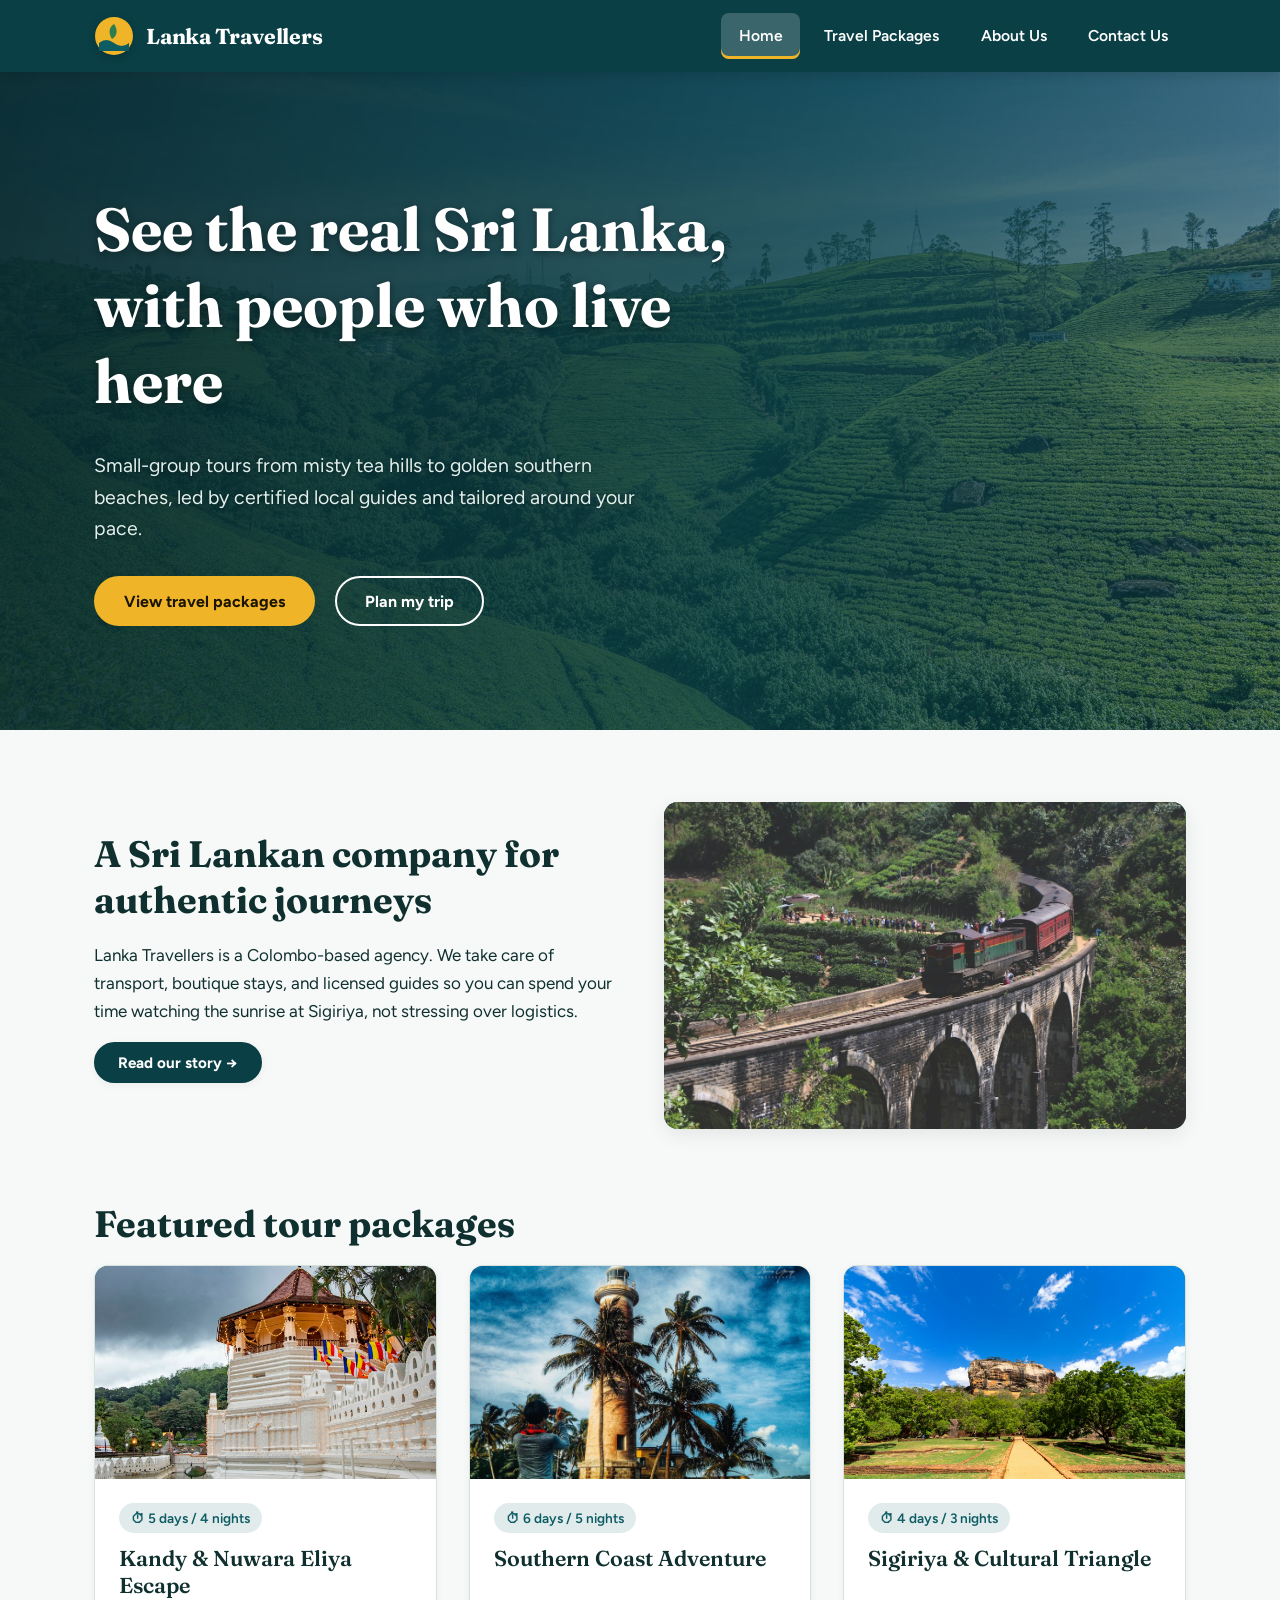
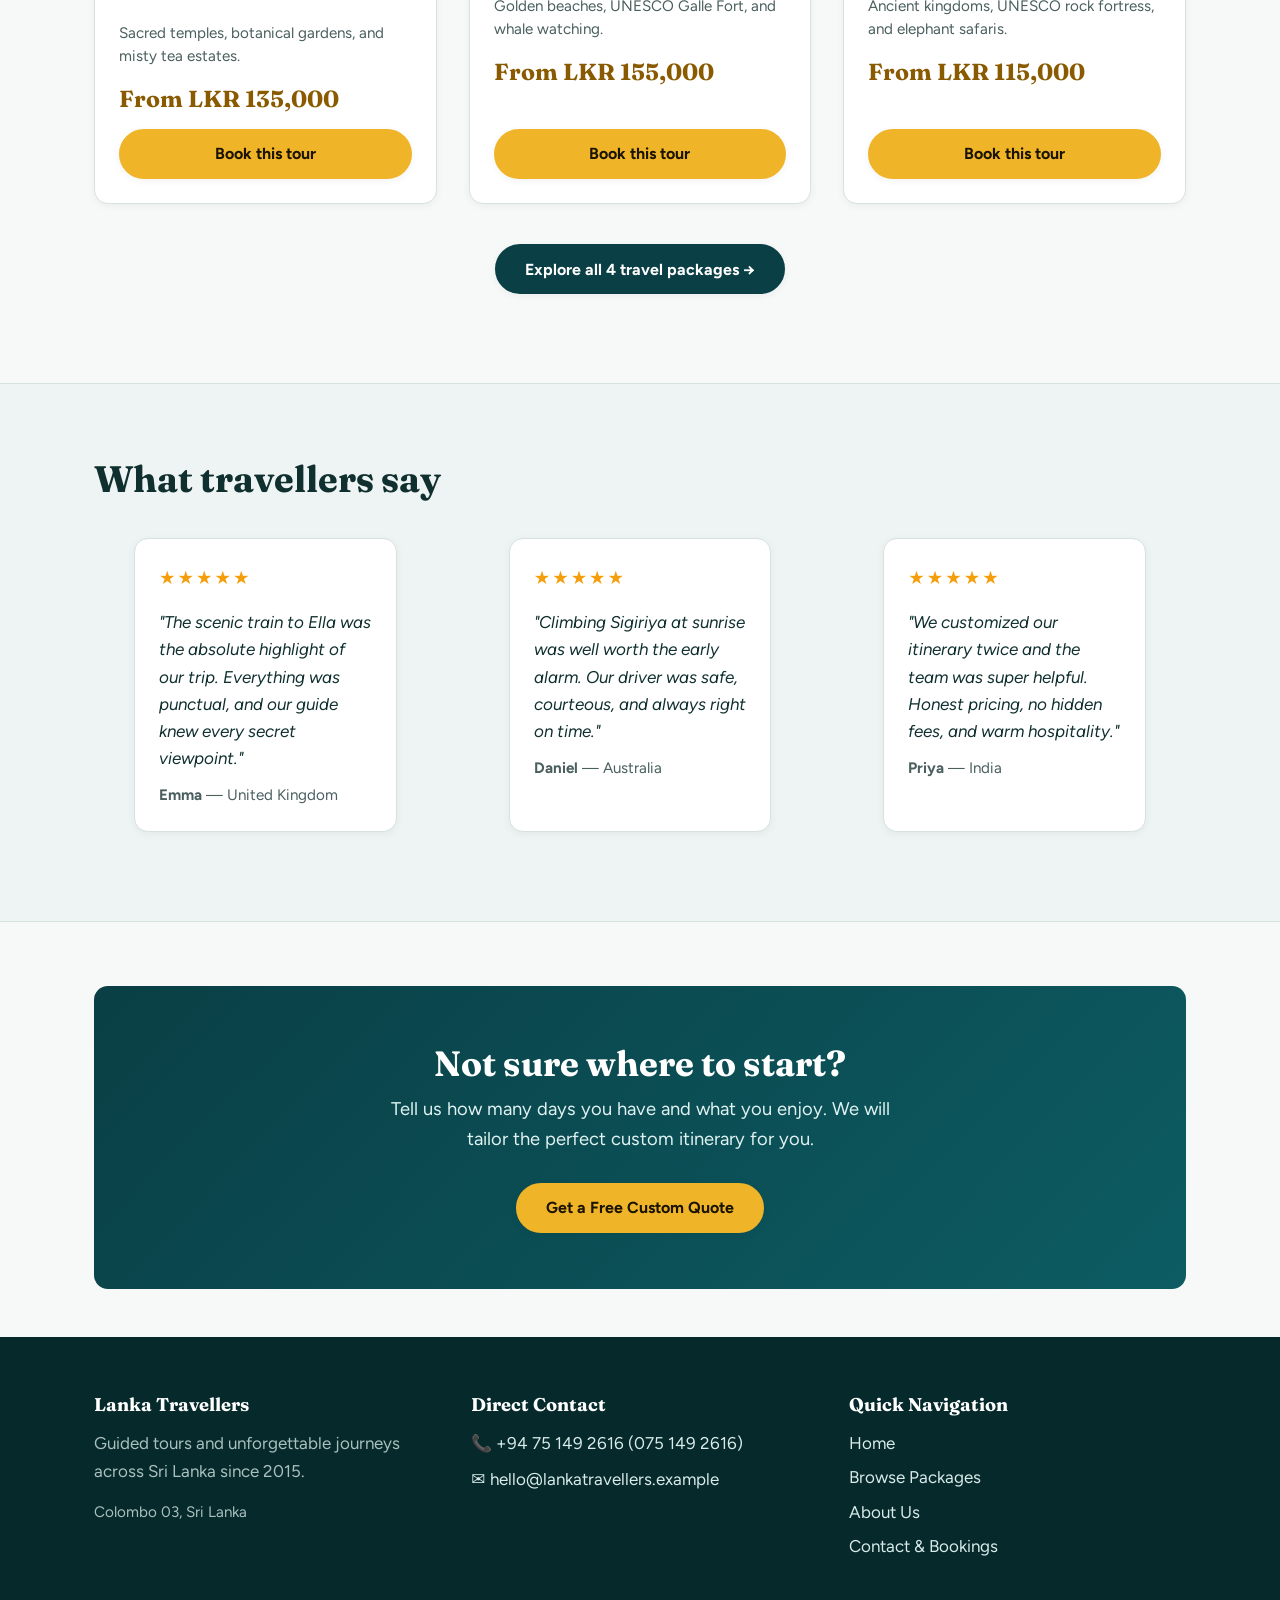
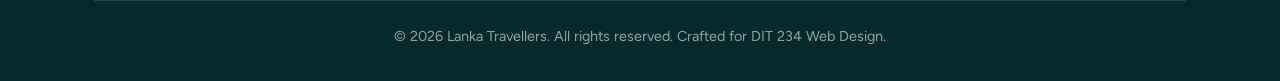
<file: index.html>
<!DOCTYPE html>
<html lang="en">
<head>
  <meta charset="utf-8">
  <meta name="viewport" content="width=device-width, initial-scale=1">
  <title>Sri Lanka Tours | Lanka Travellers</title>
  <meta name="description" content="Authentic guided tours and travel packages across Sri Lanka, planned around your pace.">
  <link rel="icon" href="images/favicon.svg" type="image/svg+xml">
  <link rel="preconnect" href="https://fonts.googleapis.com">
  <link rel="preconnect" href="https://fonts.gstatic.com" crossorigin>
  <link href="https://fonts.googleapis.com/css2?family=Figtree:wght@400;600;700&family=Fraunces:opsz,wght@9..144,600;9..144,700&display=swap" rel="stylesheet">
  <link rel="stylesheet" href="css/style.css">
</head>
<body>
  <a class="skip" href="#main">Skip to main content</a>

  <header class="site">
    <div class="wrap">
      <a class="brand" href="index.html">
        <svg viewBox="0 0 40 40" aria-hidden="true">
          <circle cx="20" cy="20" r="19" fill="#f0b429"/>
          <path d="M5 27q7-6 15 0t15 0v8H5z" fill="#0d5c63"/>
          <path d="M20 8c-5 3-6 9-2 15 4-2 7-8 2-15z" fill="#2f7d4f"/>
        </svg>
        Lanka Travellers
      </a>
      <button class="menu-btn" aria-expanded="false" aria-controls="nav">☰ Menu</button>
      <nav id="nav" aria-label="Main">
        <ul>
          <li><a href="index.html" aria-current="page">Home</a></li>
          <li><a href="packages.html">Travel Packages</a></li>
          <li><a href="about.html">About Us</a></li>
          <li><a href="contact.html">Contact Us</a></li>
        </ul>
      </nav>
    </div>
  </header>

  <main id="main">
    <!-- Hero Section -->
    <section class="hero">
      <div class="wrap">
        <h1>See the real Sri Lanka, with people who live here</h1>
        <p>Small-group tours from misty tea hills to golden southern beaches, led by certified local guides and tailored around your pace.</p>
        <div class="btns">
          <a class="btn" href="packages.html">View travel packages</a>
          <a class="btn alt" href="contact.html">Plan my trip</a>
        </div>
      </div>
    </section>

    <!-- Company Story Section -->
    <section>
      <div class="wrap split">
        <div>
          <h2>A Sri Lankan company for authentic journeys</h2>
          <p>Lanka Travellers is a Colombo-based agency. We take care of transport, boutique stays, and licensed guides so you can spend your time watching the sunrise at Sigiriya, not stressing over logistics.</p>
          <p><a href="about.html" class="btn dark" style="padding: 0.6rem 1.4rem; font-size: 0.95rem;">Read our story →</a></p>
        </div>
        <div>
          <div class="ph" style="border-radius: var(--radius); box-shadow: var(--shadow-md);">
            <img src="images/hero2.jpg" alt="Scenic train winding through green tea hills in Sri Lanka" loading="lazy">
          </div>
        </div>
      </div>
    </section>

    <!-- Featured Packages -->
    <section style="padding-top: 0;">
      <div class="wrap">
        <h2>Featured tour packages</h2>
        <div class="grid">
          <!-- Card 1 -->
          <article class="card">
            <div class="ph">
              <img src="images/kandy.jpg" alt="Temple of the Tooth in Kandy, Sri Lanka" loading="lazy">
            </div>
            <div class="body">
              <span class="badge">⏱ 5 days / 4 nights</span>
              <h3>Kandy &amp; Nuwara Eliya Escape</h3>
              <p class="meta">Sacred temples, botanical gardens, and misty tea estates.</p>
              <p class="price">From LKR 135,000</p>
              <a class="btn" href="contact.html?package=Kandy+%26+Nuwara+Eliya+Escape">Book this tour</a>
            </div>
          </article>

          <!-- Card 2 -->
          <article class="card">
            <div class="ph">
              <img src="images/south.jpg" alt="Galle Fort Lighthouse on Sri Lanka southern coast" loading="lazy">
            </div>
            <div class="body">
              <span class="badge">⏱ 6 days / 5 nights</span>
              <h3>Southern Coast Adventure</h3>
              <p class="meta">Golden beaches, UNESCO Galle Fort, and whale watching.</p>
              <p class="price">From LKR 155,000</p>
              <a class="btn" href="contact.html?package=Southern+Coast+Adventure">Book this tour</a>
            </div>
          </article>

          <!-- Card 3 -->
          <article class="card">
            <div class="ph">
              <img src="images/sigiriya.jpg" alt="Sigiriya Rock Fortress rising above jungle gardens" loading="lazy">
            </div>
            <div class="body">
              <span class="badge">⏱ 4 days / 3 nights</span>
              <h3>Sigiriya &amp; Cultural Triangle</h3>
              <p class="meta">Ancient kingdoms, UNESCO rock fortress, and elephant safaris.</p>
              <p class="price">From LKR 115,000</p>
              <a class="btn" href="contact.html?package=Sigiriya+%26+Cultural+Triangle+Tour">Book this tour</a>
            </div>
          </article>
        </div>

        <p style="margin-top: 2.5rem; text-align: center;">
          <a class="btn dark" href="packages.html">Explore all 4 travel packages →</a>
        </p>
      </div>
    </section>

    <!-- Testimonials -->
    <section style="background: rgba(13, 92, 99, 0.03); border-top: 1px solid var(--line); border-bottom: 1px solid var(--line);">
      <div class="wrap">
        <h2>What travellers say</h2>
        <div class="grid">
          <figure class="card">
            <div class="body">
              <div class="stars" aria-label="5 out of 5 stars">★★★★★</div>
              <blockquote style="margin: 0;">"The scenic train to Ella was the absolute highlight of our trip. Everything was punctual, and our guide knew every secret viewpoint."</blockquote>
              <figcaption class="meta"><strong>Emma</strong> — United Kingdom</figcaption>
            </div>
          </figure>

          <figure class="card">
            <div class="body">
              <div class="stars" aria-label="5 out of 5 stars">★★★★★</div>
              <blockquote style="margin: 0;">"Climbing Sigiriya at sunrise was well worth the early alarm. Our driver was safe, courteous, and always right on time."</blockquote>
              <figcaption class="meta"><strong>Daniel</strong> — Australia</figcaption>
            </div>
          </figure>

          <figure class="card">
            <div class="body">
              <div class="stars" aria-label="5 out of 5 stars">★★★★★</div>
              <blockquote style="margin: 0;">"We customized our itinerary twice and the team was super helpful. Honest pricing, no hidden fees, and warm hospitality."</blockquote>
              <figcaption class="meta"><strong>Priya</strong> — India</figcaption>
            </div>
          </figure>
        </div>
      </div>
    </section>

    <!-- Call to action band -->
    <div class="wrap" style="padding-top: 2rem;">
      <section class="band">
        <h2>Not sure where to start?</h2>
        <p>Tell us how many days you have and what you enjoy. We will tailor the perfect custom itinerary for you.</p>
        <a class="btn" href="contact.html">Get a Free Custom Quote</a>
      </section>
    </div>
  </main>

  <!-- Footer -->
  <footer>
    <div class="wrap">
      <div>
        <h4>Lanka Travellers</h4>
        <p style="margin: 0 0 0.5rem; color: #a9c0bd;">Guided tours and unforgettable journeys across Sri Lanka since 2015.</p>
        <p style="font-size: 0.95rem; color: #a9c0bd;">Colombo 03, Sri Lanka</p>
      </div>
      <div>
        <h4>Direct Contact</h4>
        <p style="margin: 0 0 0.5rem;"><a href="tel:+94751492616">📞 +94 75 149 2616 (075 149 2616)</a></p>
        <p style="margin: 0;"><a href="mailto:hello@lankatravellers.example">✉️ hello@lankatravellers.example</a></p>
      </div>
      <div>
        <h4>Quick Navigation</h4>
        <p style="margin: 0 0 0.4rem;"><a href="index.html">Home</a></p>
        <p style="margin: 0 0 0.4rem;"><a href="packages.html">Browse Packages</a></p>
        <p style="margin: 0 0 0.4rem;"><a href="about.html">About Us</a></p>
        <p style="margin: 0;"><a href="contact.html">Contact &amp; Bookings</a></p>
      </div>
    </div>
    <div class="wrap">
      <div class="footer-bottom" style="width: 100%;">
        &copy; 2026 Lanka Travellers. All rights reserved. Crafted for DIT 234 Web Design.
      </div>
    </div>
  </footer>

  <script src="js/main.js"></script>
</body>
</html>
</file>
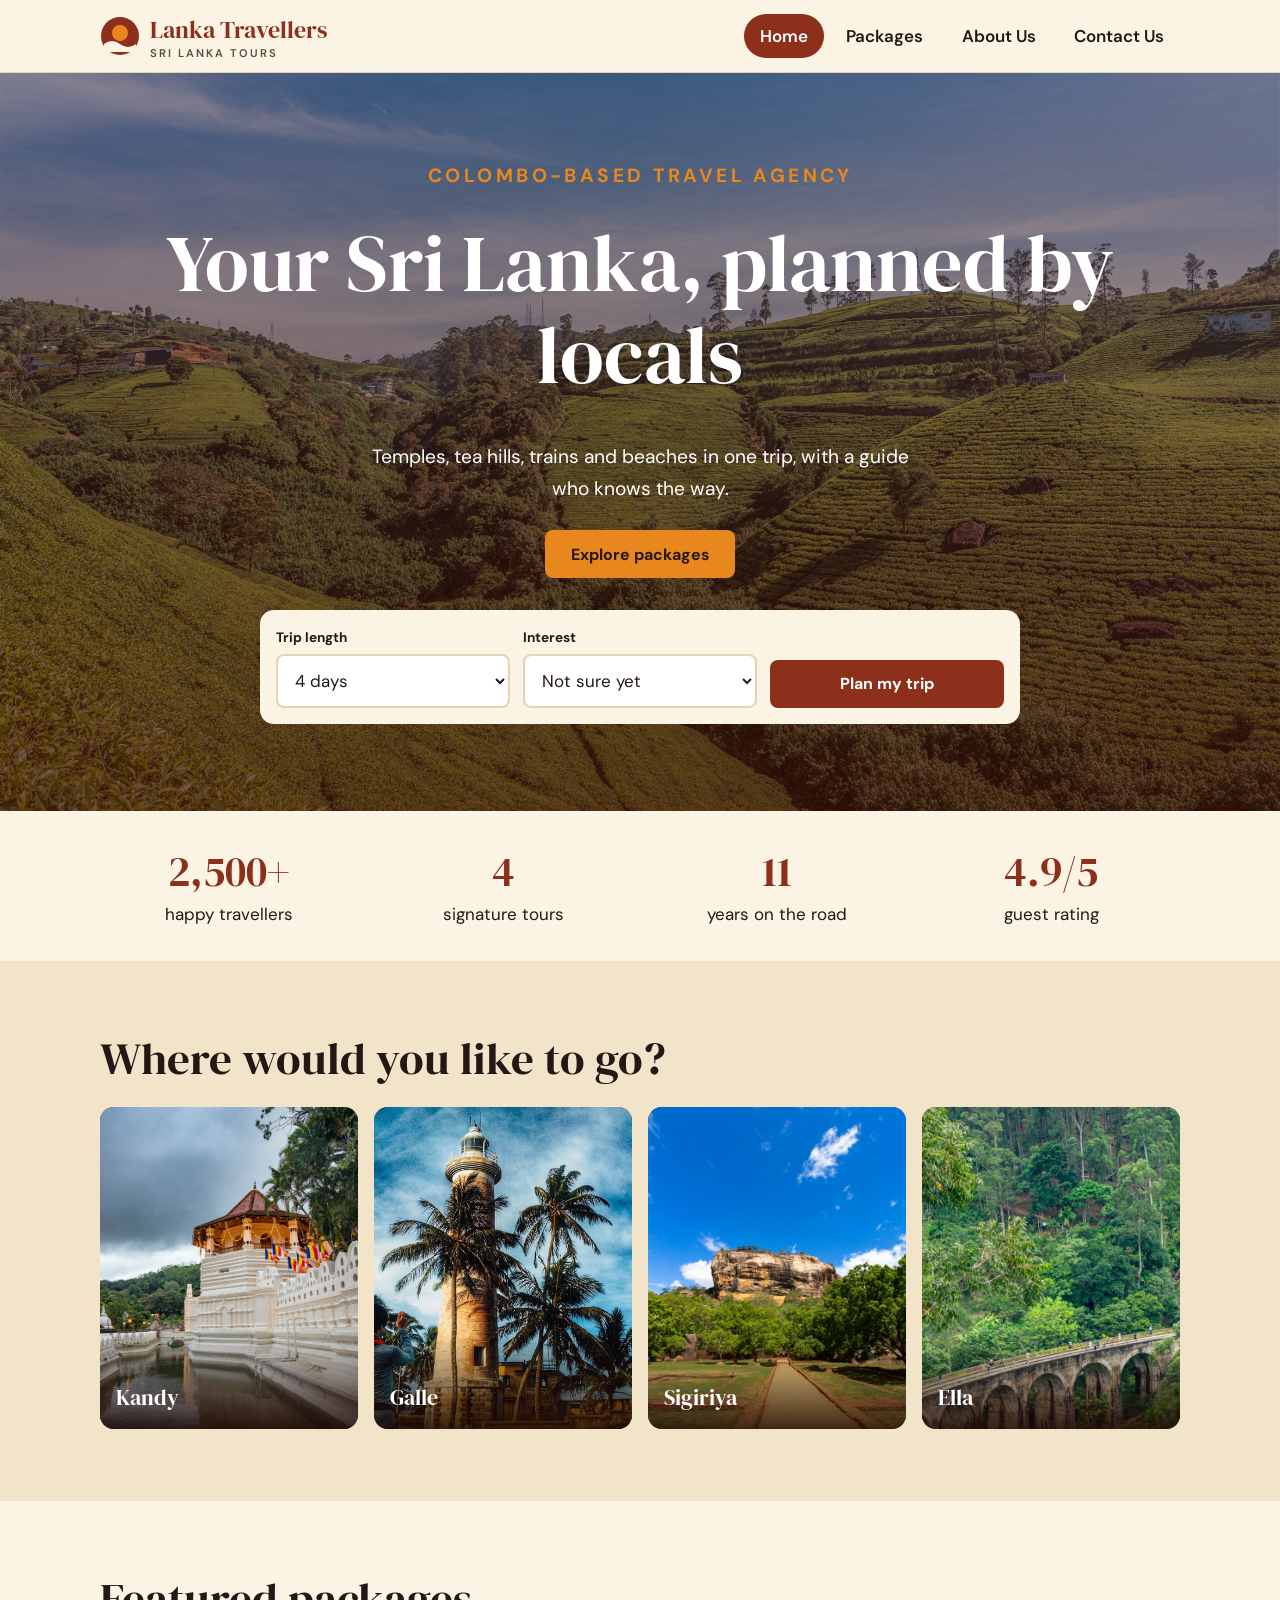
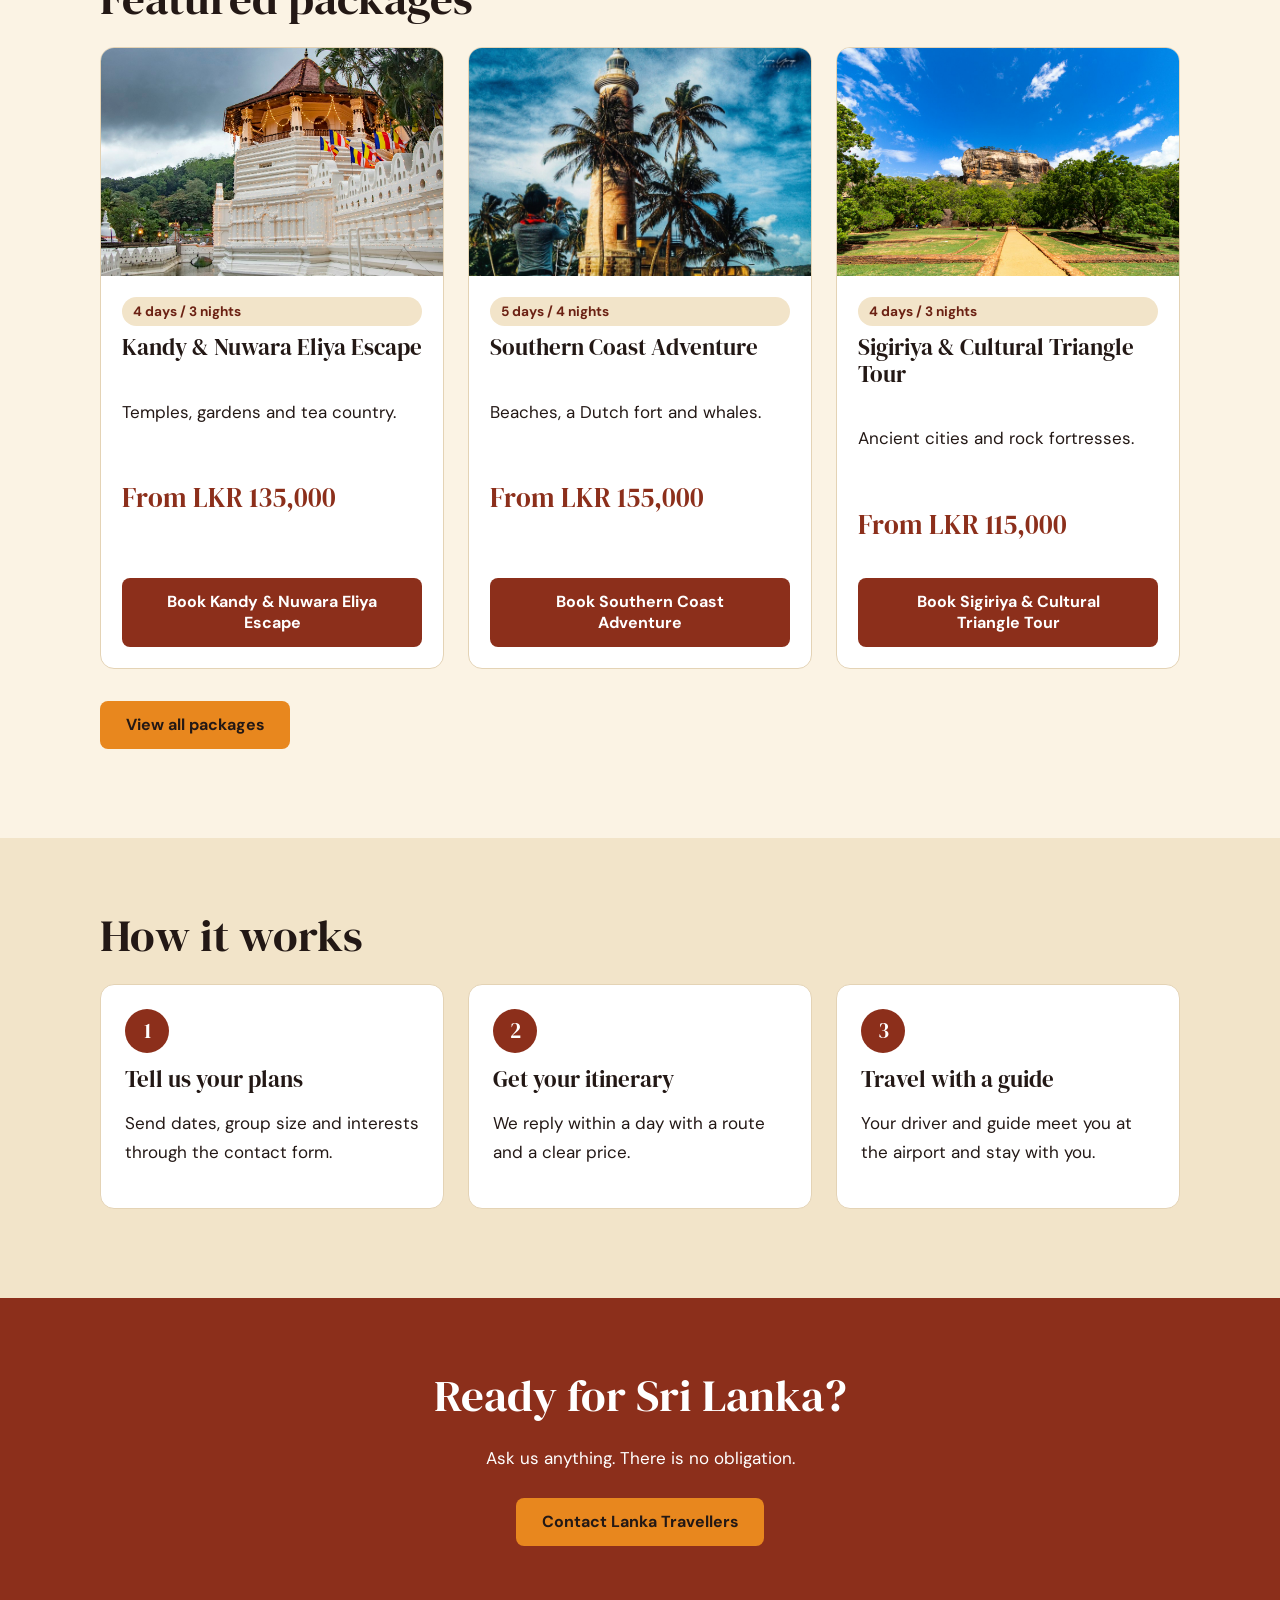
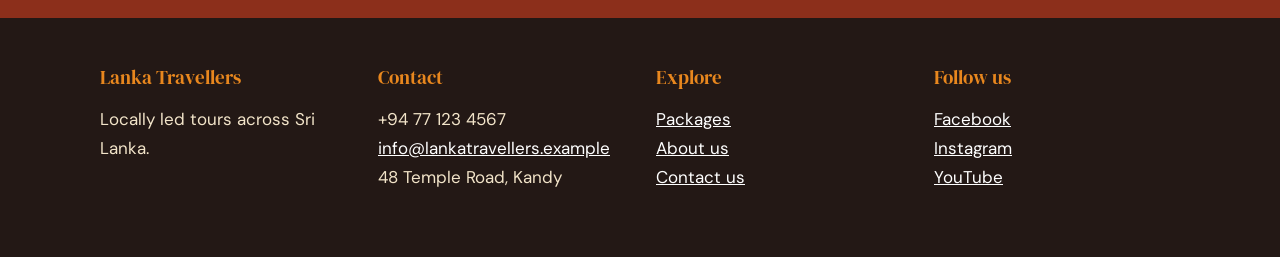
<file: v2/index.html>
<!DOCTYPE html>
<html lang="en"><head><meta charset="utf-8"><meta name="viewport" content="width=device-width,initial-scale=1">
<title>Sri Lanka Tour Packages | Lanka Travellers</title><meta name="description" content="Lanka Travellers plans guided tours and packages across Sri Lanka."><link rel="icon" href="images/favicon.svg" type="image/svg+xml">
<link rel="preconnect" href="https://fonts.googleapis.com"><link rel="preconnect" href="https://fonts.gstatic.com" crossorigin>
<link href="https://fonts.googleapis.com/css2?family=DM+Sans:wght@400;600;700&family=DM+Serif+Display&display=swap" rel="stylesheet">
<link rel="stylesheet" href="css/style.css"></head><body><a class="skip" href="#main">Skip to main content</a>
<header class="site"><div class="wrap"><a class="brand" href="index.html" aria-label="Lanka Travellers home"><svg aria-hidden="true" viewBox="0 0 40 40"><circle cx="20" cy="20" r="19" fill="#8c2f1b"/><circle cx="20" cy="17" r="8" fill="#e8871e"/><path d="M4 28q8-6 16 0t16 0v8H4z" fill="#fbf3e4"/></svg><span>Lanka Travellers<small>Sri Lanka tours</small></span></a>
<button class="menu-btn" aria-expanded="false" aria-controls="nav">Menu</button><nav id="nav" aria-label="Main"><ul><li><a href="index.html" aria-current="page">Home</a></li><li><a href="packages.html">Packages</a></li><li><a href="about.html">About Us</a></li><li><a href="contact.html">Contact Us</a></li></ul></nav></div></header>
<main id="main">
<section class="hero" style="padding:5rem 0"><div class="wrap"><p class="eyebrow">Colombo-based travel agency</p><h1>Your Sri Lanka, planned by locals</h1>
<p>Temples, tea hills, trains and beaches in one trip, with a guide who knows the way.</p>
<a class="btn" href="packages.html">Explore packages</a>
<form class="enquiry" action="contact.html" method="get" aria-label="Quick trip enquiry"><div><label for="d">Trip length</label><select id="d" name="days"><option value="4">4 days</option><option value="5">5 days</option><option value="7">7 days</option><option value="10">10 days</option></select></div>
<div><label for="pk">Interest</label><select id="pk" name="package"><option>Not sure yet</option><option>Kandy &amp; Nuwara Eliya Escape</option><option>Southern Coast Adventure</option><option>Sigiriya &amp; Cultural Triangle Tour</option><option>Ella &amp; Hill Country Adventure</option></select></div>
<button class="btn dark" type="submit">Plan my trip</button></form></div></section>
<div class="wrap"><ul class="stats"><li><strong>2,500+</strong>happy travellers</li><li><strong>4</strong>signature tours</li><li><strong>11</strong>years on the road</li><li><strong>4.9/5</strong>guest rating</li></ul></div>
<section class="alt-bg"><div class="wrap"><h2>Where would you like to go?</h2><div class="tiles"><a class="tile" href="packages.html"><img src="images/kandy.jpg" alt="Temple of the Tooth in Kandy with green tea hills behind" loading="lazy"><span>Kandy</span></a><a class="tile" href="packages.html"><img src="images/south.jpg" alt="Galle lighthouse and a palm-lined beach at sunset" loading="lazy"><span>Galle</span></a><a class="tile" href="packages.html"><img src="images/sigiriya.jpg" alt="Sigiriya rock fortress at golden hour" loading="lazy"><span>Sigiriya</span></a><a class="tile" href="packages.html"><img src="images/ella.jpg" alt="Blue train crossing the arched Nine Arches Bridge near Ella" loading="lazy"><span>Ella</span></a></div></div></section>
<section><div class="wrap"><h2>Featured packages</h2><div class="grid"><article class="card"><img src="images/kandy.jpg" alt="Temple of the Tooth in Kandy with green tea hills behind" loading="lazy"><div class="body"><span class="badge">4 days / 3 nights</span><h3>Kandy & Nuwara Eliya Escape</h3><p>Temples, gardens and tea country.</p><p class="price">From LKR 135,000</p><a class="btn dark" href="contact.html?package=Kandy+%26+Nuwara+Eliya+Escape">Book Kandy & Nuwara Eliya Escape</a></div></article><article class="card"><img src="images/south.jpg" alt="Galle lighthouse and a palm-lined beach at sunset" loading="lazy"><div class="body"><span class="badge">5 days / 4 nights</span><h3>Southern Coast Adventure</h3><p>Beaches, a Dutch fort and whales.</p><p class="price">From LKR 155,000</p><a class="btn dark" href="contact.html?package=Southern+Coast+Adventure">Book Southern Coast Adventure</a></div></article><article class="card"><img src="images/sigiriya.jpg" alt="Sigiriya rock fortress at golden hour" loading="lazy"><div class="body"><span class="badge">4 days / 3 nights</span><h3>Sigiriya & Cultural Triangle Tour</h3><p>Ancient cities and rock fortresses.</p><p class="price">From LKR 115,000</p><a class="btn dark" href="contact.html?package=Sigiriya+%26+Cultural+Triangle+Tour">Book Sigiriya & Cultural Triangle Tour</a></div></article></div><p style="margin-top:2rem"><a class="btn" href="packages.html">View all packages</a></p></div></section>
<section class="alt-bg"><div class="wrap"><h2>How it works</h2><ol class="steps"><li><h3>Tell us your plans</h3><p>Send dates, group size and interests through the contact form.</p></li><li><h3>Get your itinerary</h3><p>We reply within a day with a route and a clear price.</p></li><li><h3>Travel with a guide</h3><p>Your driver and guide meet you at the airport and stay with you.</p></li></ol></div></section>
<section class="band"><div class="wrap"><h2>Ready for Sri Lanka?</h2><p>Ask us anything. There is no obligation.</p><a class="btn" href="contact.html">Contact Lanka Travellers</a></div></section></main>
<footer><div class="wrap"><div><h2>Lanka Travellers</h2><p>Locally led tours across Sri Lanka.</p></div>
<div><h2>Contact</h2><p>+94 77 123 4567<br><a href="mailto:info@lankatravellers.example">info@lankatravellers.example</a><br>48 Temple Road, Kandy</p></div>
<div><h2>Explore</h2><p><a href="packages.html">Packages</a><br><a href="about.html">About us</a><br><a href="contact.html">Contact us</a></p></div>
<div><h2>Follow us</h2><p><a href="https://facebook.com">Facebook</a><br><a href="https://instagram.com">Instagram</a><br><a href="https://youtube.com">YouTube</a></p></div></div></footer>
<script src="js/main.js"></script></body></html>
</file>
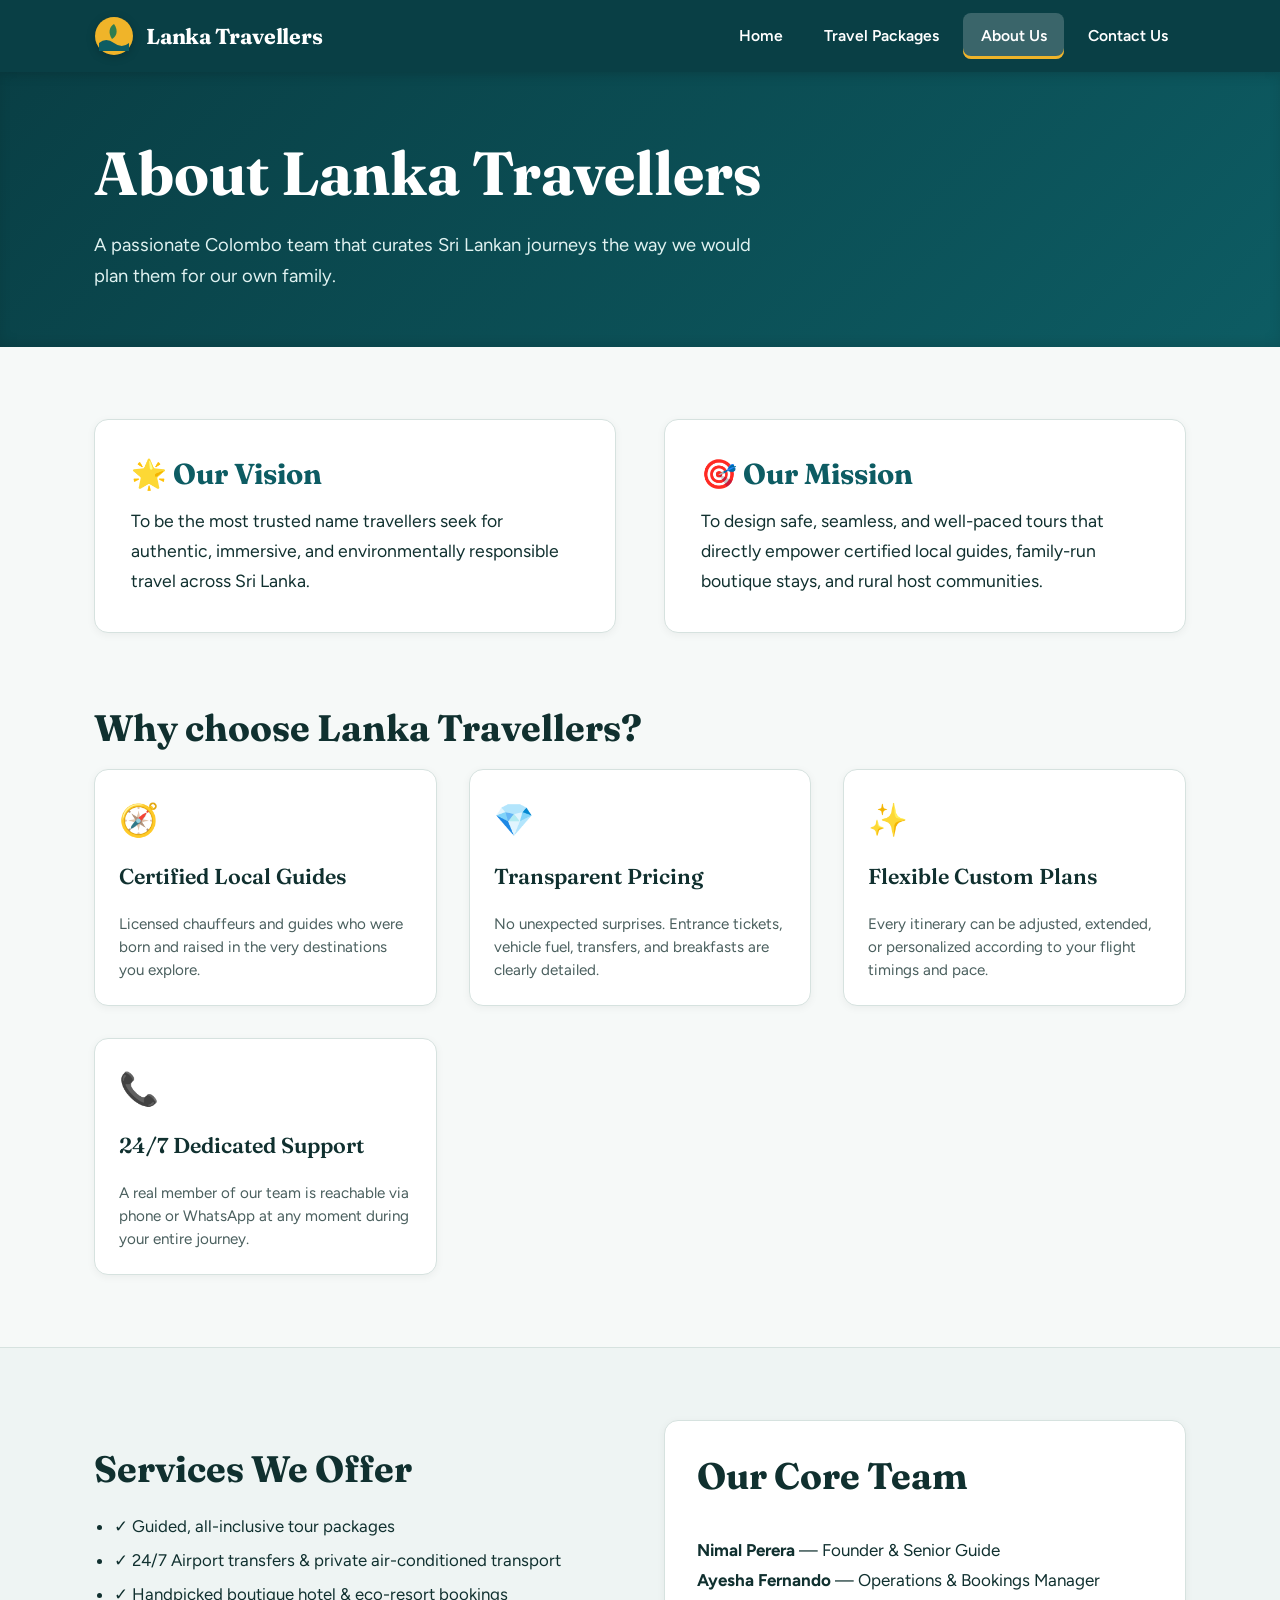
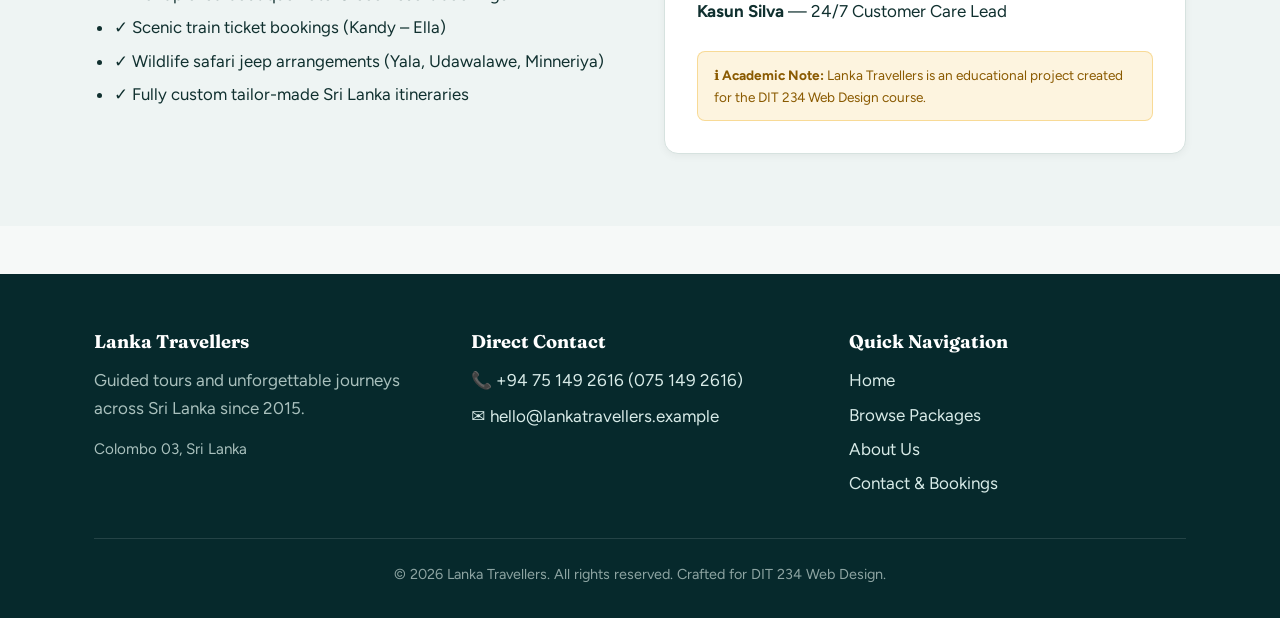
<file: about.html>
<!DOCTYPE html>
<html lang="en">
<head>
  <meta charset="utf-8">
  <meta name="viewport" content="width=device-width, initial-scale=1">
  <title>About Us | Lanka Travellers</title>
  <meta name="description" content="Learn more about Lanka Travellers: our local team, mission, responsible tourism values, and services.">
  <link rel="icon" href="images/favicon.svg" type="image/svg+xml">
  <link rel="preconnect" href="https://fonts.googleapis.com">
  <link rel="preconnect" href="https://fonts.gstatic.com" crossorigin>
  <link href="https://fonts.googleapis.com/css2?family=Figtree:wght@400;600;700&family=Fraunces:opsz,wght@9..144,600;9..144,700&display=swap" rel="stylesheet">
  <link rel="stylesheet" href="css/style.css">
</head>
<body>
  <a class="skip" href="#main">Skip to main content</a>

  <header class="site">
    <div class="wrap">
      <a class="brand" href="index.html">
        <svg viewBox="0 0 40 40" aria-hidden="true">
          <circle cx="20" cy="20" r="19" fill="#f0b429"/>
          <path d="M5 27q7-6 15 0t15 0v8H5z" fill="#0d5c63"/>
          <path d="M20 8c-5 3-6 9-2 15 4-2 7-8 2-15z" fill="#2f7d4f"/>
        </svg>
        Lanka Travellers
      </a>
      <button class="menu-btn" aria-expanded="false" aria-controls="nav">☰ Menu</button>
      <nav id="nav" aria-label="Main">
        <ul>
          <li><a href="index.html">Home</a></li>
          <li><a href="packages.html">Travel Packages</a></li>
          <li><a href="about.html" aria-current="page">About Us</a></li>
          <li><a href="contact.html">Contact Us</a></li>
        </ul>
      </nav>
    </div>
  </header>

  <main id="main">
    <!-- Header Banner -->
    <div class="page-head">
      <div class="wrap">
        <h1>About Lanka Travellers</h1>
        <p>A passionate Colombo team that curates Sri Lankan journeys the way we would plan them for our own family.</p>
      </div>
    </div>

    <!-- Vision & Mission -->
    <section>
      <div class="wrap split">
        <div class="card" style="padding: 2.25rem;">
          <h2 style="font-size: 1.8rem; color: var(--sea);">🌟 Our Vision</h2>
          <p style="margin: 0; font-size: 1.1rem; line-height: 1.7;">To be the most trusted name travellers seek for authentic, immersive, and environmentally responsible travel across Sri Lanka.</p>
        </div>
        <div class="card" style="padding: 2.25rem;">
          <h2 style="font-size: 1.8rem; color: var(--sea);">🎯 Our Mission</h2>
          <p style="margin: 0; font-size: 1.1rem; line-height: 1.7;">To design safe, seamless, and well-paced tours that directly empower certified local guides, family-run boutique stays, and rural host communities.</p>
        </div>
      </div>
    </section>

    <!-- Why Choose Us -->
    <section style="padding-top: 0;">
      <div class="wrap">
        <h2>Why choose Lanka Travellers?</h2>
        <div class="grid">
          <div class="card">
            <div class="body">
              <div style="font-size: 2rem; margin-bottom: 0.25rem;">🧭</div>
              <h3>Certified Local Guides</h3>
              <p class="meta">Licensed chauffeurs and guides who were born and raised in the very destinations you explore.</p>
            </div>
          </div>
          <div class="card">
            <div class="body">
              <div style="font-size: 2rem; margin-bottom: 0.25rem;">💎</div>
              <h3>Transparent Pricing</h3>
              <p class="meta">No unexpected surprises. Entrance tickets, vehicle fuel, transfers, and breakfasts are clearly detailed.</p>
            </div>
          </div>
          <div class="card">
            <div class="body">
              <div style="font-size: 2rem; margin-bottom: 0.25rem;">✨</div>
              <h3>Flexible Custom Plans</h3>
              <p class="meta">Every itinerary can be adjusted, extended, or personalized according to your flight timings and pace.</p>
            </div>
          </div>
          <div class="card">
            <div class="body">
              <div style="font-size: 2rem; margin-bottom: 0.25rem;">📞</div>
              <h3>24/7 Dedicated Support</h3>
              <p class="meta">A real member of our team is reachable via phone or WhatsApp at any moment during your entire journey.</p>
            </div>
          </div>
        </div>
      </div>
    </section>

    <!-- Services & Team Band -->
    <section style="background: rgba(13, 92, 99, 0.03); border-top: 1px solid var(--line);">
      <div class="wrap split">
        <div>
          <h2>Services We Offer</h2>
          <ul style="padding-left: 1.25rem; line-height: 2; font-size: 1.05rem;">
            <li>✓ Guided, all-inclusive tour packages</li>
            <li>✓ 24/7 Airport transfers &amp; private air-conditioned transport</li>
            <li>✓ Handpicked boutique hotel &amp; eco-resort bookings</li>
            <li>✓ Scenic train ticket bookings (Kandy – Ella)</li>
            <li>✓ Wildlife safari jeep arrangements (Yala, Udawalawe, Minneriya)</li>
            <li>✓ Fully custom tailor-made Sri Lanka itineraries</li>
          </ul>
        </div>
        <div>
          <div class="card" style="padding: 2rem; background: var(--card);">
            <h2>Our Core Team</h2>
            <p style="line-height: 1.8; margin-bottom: 1.5rem;">
              <strong>Nimal Perera</strong> — Founder &amp; Senior Guide<br>
              <strong>Ayesha Fernando</strong> — Operations &amp; Bookings Manager<br>
              <strong>Kasun Silva</strong> — 24/7 Customer Care Lead
            </p>
            <div style="padding: 0.75rem 1rem; border-radius: 8px; background: rgba(240, 180, 41, 0.15); border: 1px solid rgba(240, 180, 41, 0.4); font-size: 0.85rem; color: var(--gold-d);">
              ℹ️ <strong>Academic Note:</strong> Lanka Travellers is an educational project created for the DIT 234 Web Design course.
            </div>
          </div>
        </div>
      </div>
    </section>
  </main>

  <!-- Footer -->
  <footer>
    <div class="wrap">
      <div>
        <h4>Lanka Travellers</h4>
        <p style="margin: 0 0 0.5rem; color: #a9c0bd;">Guided tours and unforgettable journeys across Sri Lanka since 2015.</p>
        <p style="font-size: 0.95rem; color: #a9c0bd;">Colombo 03, Sri Lanka</p>
      </div>
      <div>
        <h4>Direct Contact</h4>
        <p style="margin: 0 0 0.5rem;"><a href="tel:+94751492616">📞 +94 75 149 2616 (075 149 2616)</a></p>
        <p style="margin: 0;"><a href="mailto:hello@lankatravellers.example">✉️ hello@lankatravellers.example</a></p>
      </div>
      <div>
        <h4>Quick Navigation</h4>
        <p style="margin: 0 0 0.4rem;"><a href="index.html">Home</a></p>
        <p style="margin: 0 0 0.4rem;"><a href="packages.html">Browse Packages</a></p>
        <p style="margin: 0 0 0.4rem;"><a href="about.html">About Us</a></p>
        <p style="margin: 0;"><a href="contact.html">Contact &amp; Bookings</a></p>
      </div>
    </div>
    <div class="wrap">
      <div class="footer-bottom" style="width: 100%;">
        &copy; 2026 Lanka Travellers. All rights reserved. Crafted for DIT 234 Web Design.
      </div>
    </div>
  </footer>

  <script src="js/main.js"></script>
</body>
</html>
</file>
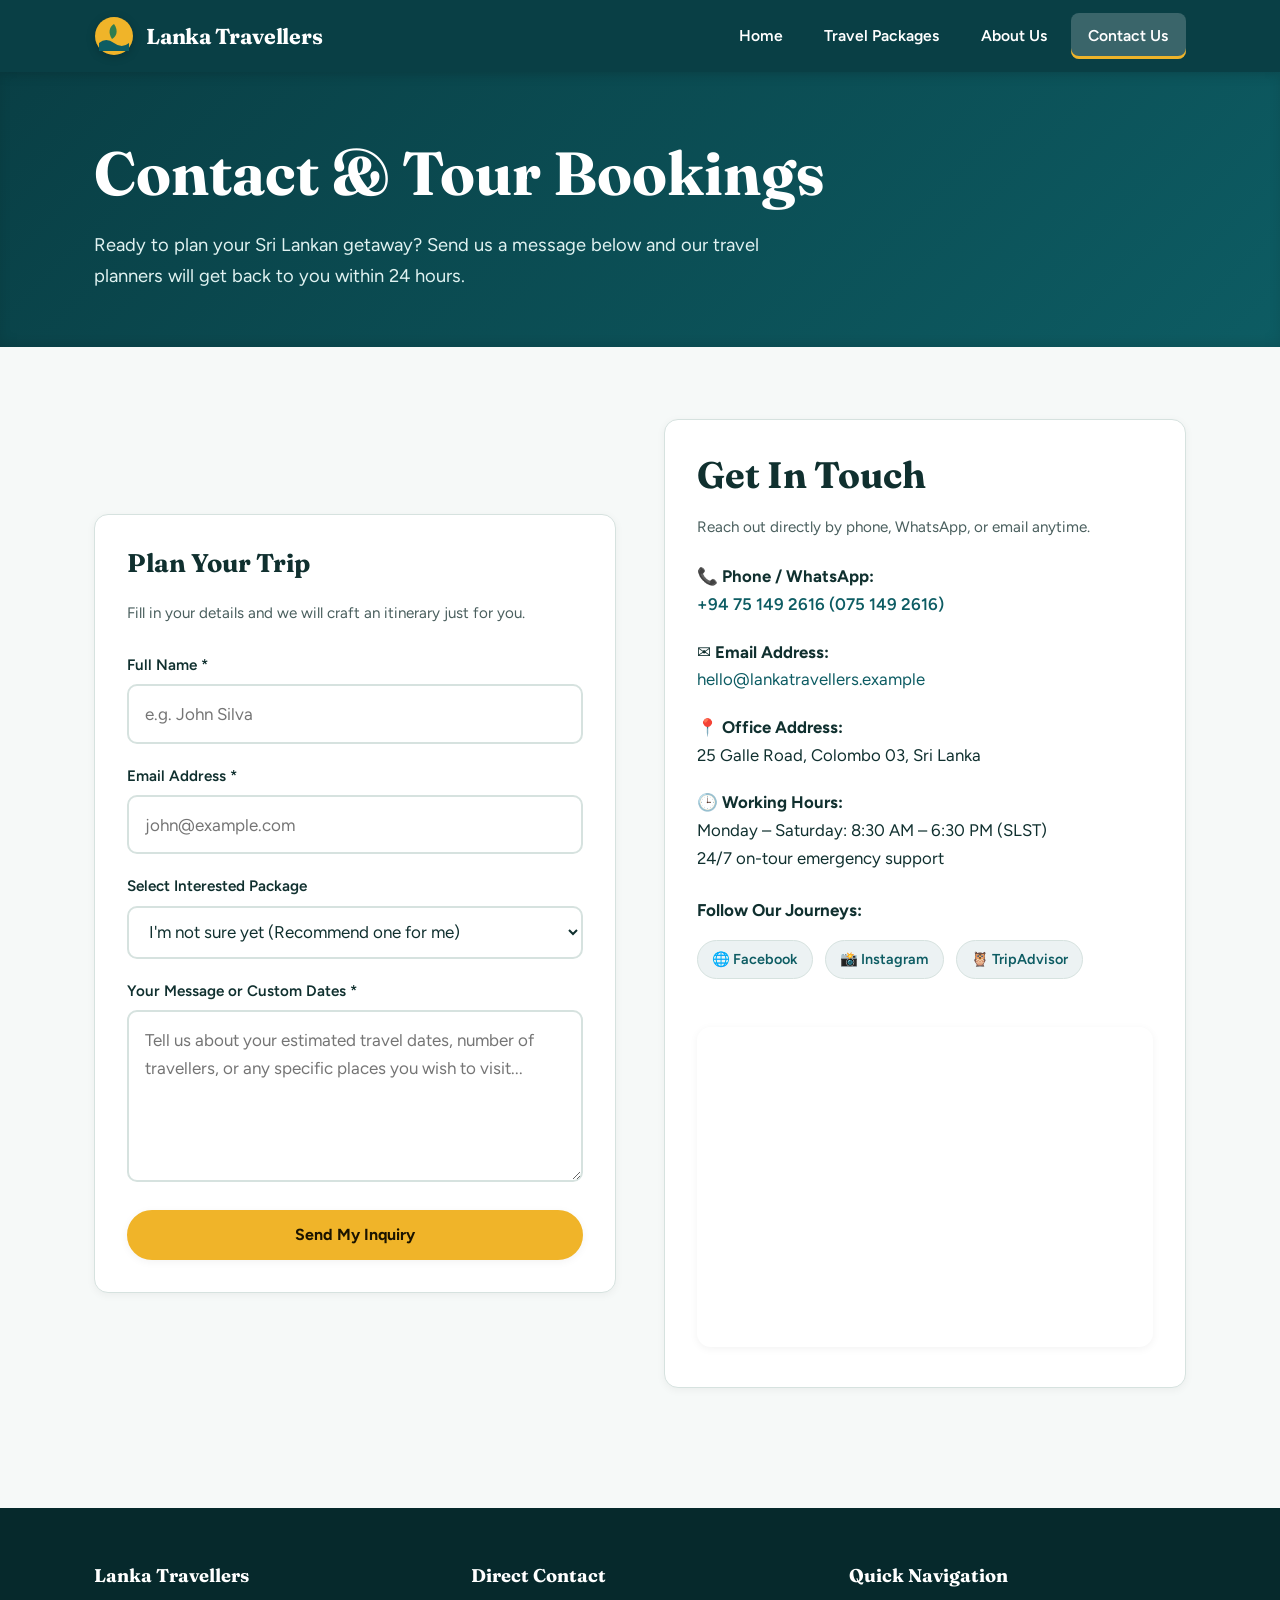
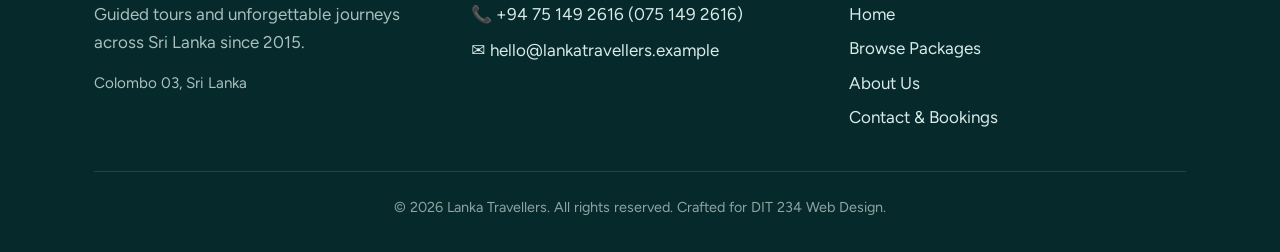
<file: contact.html>
<!DOCTYPE html>
<html lang="en">
<head>
  <meta charset="utf-8">
  <meta name="viewport" content="width=device-width, initial-scale=1">
  <title>Contact Us | Lanka Travellers</title>
  <meta name="description" content="Contact Lanka Travellers to book your personalized Sri Lanka tour or ask any travel questions.">
  <link rel="icon" href="images/favicon.svg" type="image/svg+xml">
  <link rel="preconnect" href="https://fonts.googleapis.com">
  <link rel="preconnect" href="https://fonts.gstatic.com" crossorigin>
  <link href="https://fonts.googleapis.com/css2?family=Figtree:wght@400;600;700&family=Fraunces:opsz,wght@9..144,600;9..144,700&display=swap" rel="stylesheet">
  <link rel="stylesheet" href="css/style.css">
</head>
<body>
  <a class="skip" href="#main">Skip to main content</a>

  <header class="site">
    <div class="wrap">
      <a class="brand" href="index.html">
        <svg viewBox="0 0 40 40" aria-hidden="true">
          <circle cx="20" cy="20" r="19" fill="#f0b429"/>
          <path d="M5 27q7-6 15 0t15 0v8H5z" fill="#0d5c63"/>
          <path d="M20 8c-5 3-6 9-2 15 4-2 7-8 2-15z" fill="#2f7d4f"/>
        </svg>
        Lanka Travellers
      </a>
      <button class="menu-btn" aria-expanded="false" aria-controls="nav">☰ Menu</button>
      <nav id="nav" aria-label="Main">
        <ul>
          <li><a href="index.html">Home</a></li>
          <li><a href="packages.html">Travel Packages</a></li>
          <li><a href="about.html">About Us</a></li>
          <li><a href="contact.html" aria-current="page">Contact Us</a></li>
        </ul>
      </nav>
    </div>
  </header>

  <main id="main">
    <!-- Header Banner -->
    <div class="page-head">
      <div class="wrap">
        <h1>Contact &amp; Tour Bookings</h1>
        <p>Ready to plan your Sri Lankan getaway? Send us a message below and our travel planners will get back to you within 24 hours.</p>
      </div>
    </div>

    <!-- Contact Form & Details Section -->
    <section>
      <div class="wrap split">
        <!-- Form Column -->
        <div>
          <form id="contact-form" aria-label="Tour booking and contact inquiry form">
            <h2 style="font-size: 1.6rem; margin-bottom: 0.2rem;">Plan Your Trip</h2>
            <p class="meta" style="margin-bottom: 0.5rem;">Fill in your details and we will craft an itinerary just for you.</p>

            <div>
              <label for="name">Full Name *</label>
              <input id="name" name="name" required autocomplete="name" placeholder="e.g. John Silva">
            </div>

            <div>
              <label for="email">Email Address *</label>
              <input id="email" name="email" type="email" required autocomplete="email" placeholder="john@example.com">
            </div>

            <div>
              <label for="package">Select Interested Package</label>
              <select id="package" name="package">
                <option value="Not sure yet">I'm not sure yet (Recommend one for me)</option>
                <option value="Kandy & Nuwara Eliya Escape">Kandy &amp; Nuwara Eliya Escape (5D/4N)</option>
                <option value="Southern Coast Adventure">Southern Coast Adventure (6D/5N)</option>
                <option value="Sigiriya & Cultural Triangle Tour">Sigiriya &amp; Cultural Triangle Tour (4D/3N)</option>
                <option value="Ella & Hill Country Adventure">Ella &amp; Hill Country Adventure (5D/4N)</option>
              </select>
            </div>

            <div>
              <label for="message">Your Message or Custom Dates *</label>
              <textarea id="message" name="message" rows="5" required placeholder="Tell us about your estimated travel dates, number of travellers, or any specific places you wish to visit..."></textarea>
            </div>

            <button class="btn" type="submit" style="width: 100%;">Send My Inquiry</button>
            <p id="form-msg" class="msg" role="status"></p>
          </form>
        </div>

        <!-- Info Column -->
        <div>
          <div class="card" style="padding: 2rem;">
            <h2>Get In Touch</h2>
            <p class="meta" style="margin-bottom: 1.5rem;">Reach out directly by phone, WhatsApp, or email anytime.</p>

            <div style="display: flex; flex-direction: column; gap: 1.25rem; font-size: 1.05rem;">
              <div>
                <strong>📞 Phone / WhatsApp:</strong><br>
                <a href="tel:+94751492616" style="font-weight: 600;">+94 75 149 2616 (075 149 2616)</a>
              </div>
              <div>
                <strong>✉️ Email Address:</strong><br>
                <a href="mailto:hello@lankatravellers.example">hello@lankatravellers.example</a>
              </div>
              <div>
                <strong>📍 Office Address:</strong><br>
                <span>25 Galle Road, Colombo 03, Sri Lanka</span>
              </div>
              <div>
                <strong>🕒 Working Hours:</strong><br>
                <span>Monday – Saturday: 8:30 AM – 6:30 PM (SLST)<br>24/7 on-tour emergency support</span>
              </div>
            </div>

            <div style="margin-top: 1.5rem;">
              <strong style="display: block; margin-bottom: 0.5rem;">Follow Our Journeys:</strong>
              <div class="social-pills">
                <a class="social-pill" href="https://facebook.com" target="_blank" rel="noopener noreferrer">🌐 Facebook</a>
                <a class="social-pill" href="https://instagram.com" target="_blank" rel="noopener noreferrer">📸 Instagram</a>
                <a class="social-pill" href="https://tripadvisor.com" target="_blank" rel="noopener noreferrer">🦉 TripAdvisor</a>
              </div>
            </div>

            <!-- Map -->
            <div style="margin-top: 1.5rem;">
              <iframe title="Map showing Colombo 03, Sri Lanka" src="https://maps.google.com/maps?q=Galle+Road+Colombo+03&output=embed" loading="lazy"></iframe>
            </div>
          </div>
        </div>
      </div>
    </section>
  </main>

  <!-- Footer -->
  <footer>
    <div class="wrap">
      <div>
        <h4>Lanka Travellers</h4>
        <p style="margin: 0 0 0.5rem; color: #a9c0bd;">Guided tours and unforgettable journeys across Sri Lanka since 2015.</p>
        <p style="font-size: 0.95rem; color: #a9c0bd;">Colombo 03, Sri Lanka</p>
      </div>
      <div>
        <h4>Direct Contact</h4>
        <p style="margin: 0 0 0.5rem;"><a href="tel:+94751492616">📞 +94 75 149 2616 (075 149 2616)</a></p>
        <p style="margin: 0;"><a href="mailto:hello@lankatravellers.example">✉️ hello@lankatravellers.example</a></p>
      </div>
      <div>
        <h4>Quick Navigation</h4>
        <p style="margin: 0 0 0.4rem;"><a href="index.html">Home</a></p>
        <p style="margin: 0 0 0.4rem;"><a href="packages.html">Browse Packages</a></p>
        <p style="margin: 0 0 0.4rem;"><a href="about.html">About Us</a></p>
        <p style="margin: 0;"><a href="contact.html">Contact &amp; Bookings</a></p>
      </div>
    </div>
    <div class="wrap">
      <div class="footer-bottom" style="width: 100%;">
        &copy; 2026 Lanka Travellers. All rights reserved. Crafted for DIT 234 Web Design.
      </div>
    </div>
  </footer>

  <script src="js/main.js"></script>
</body>
</html>
</file>
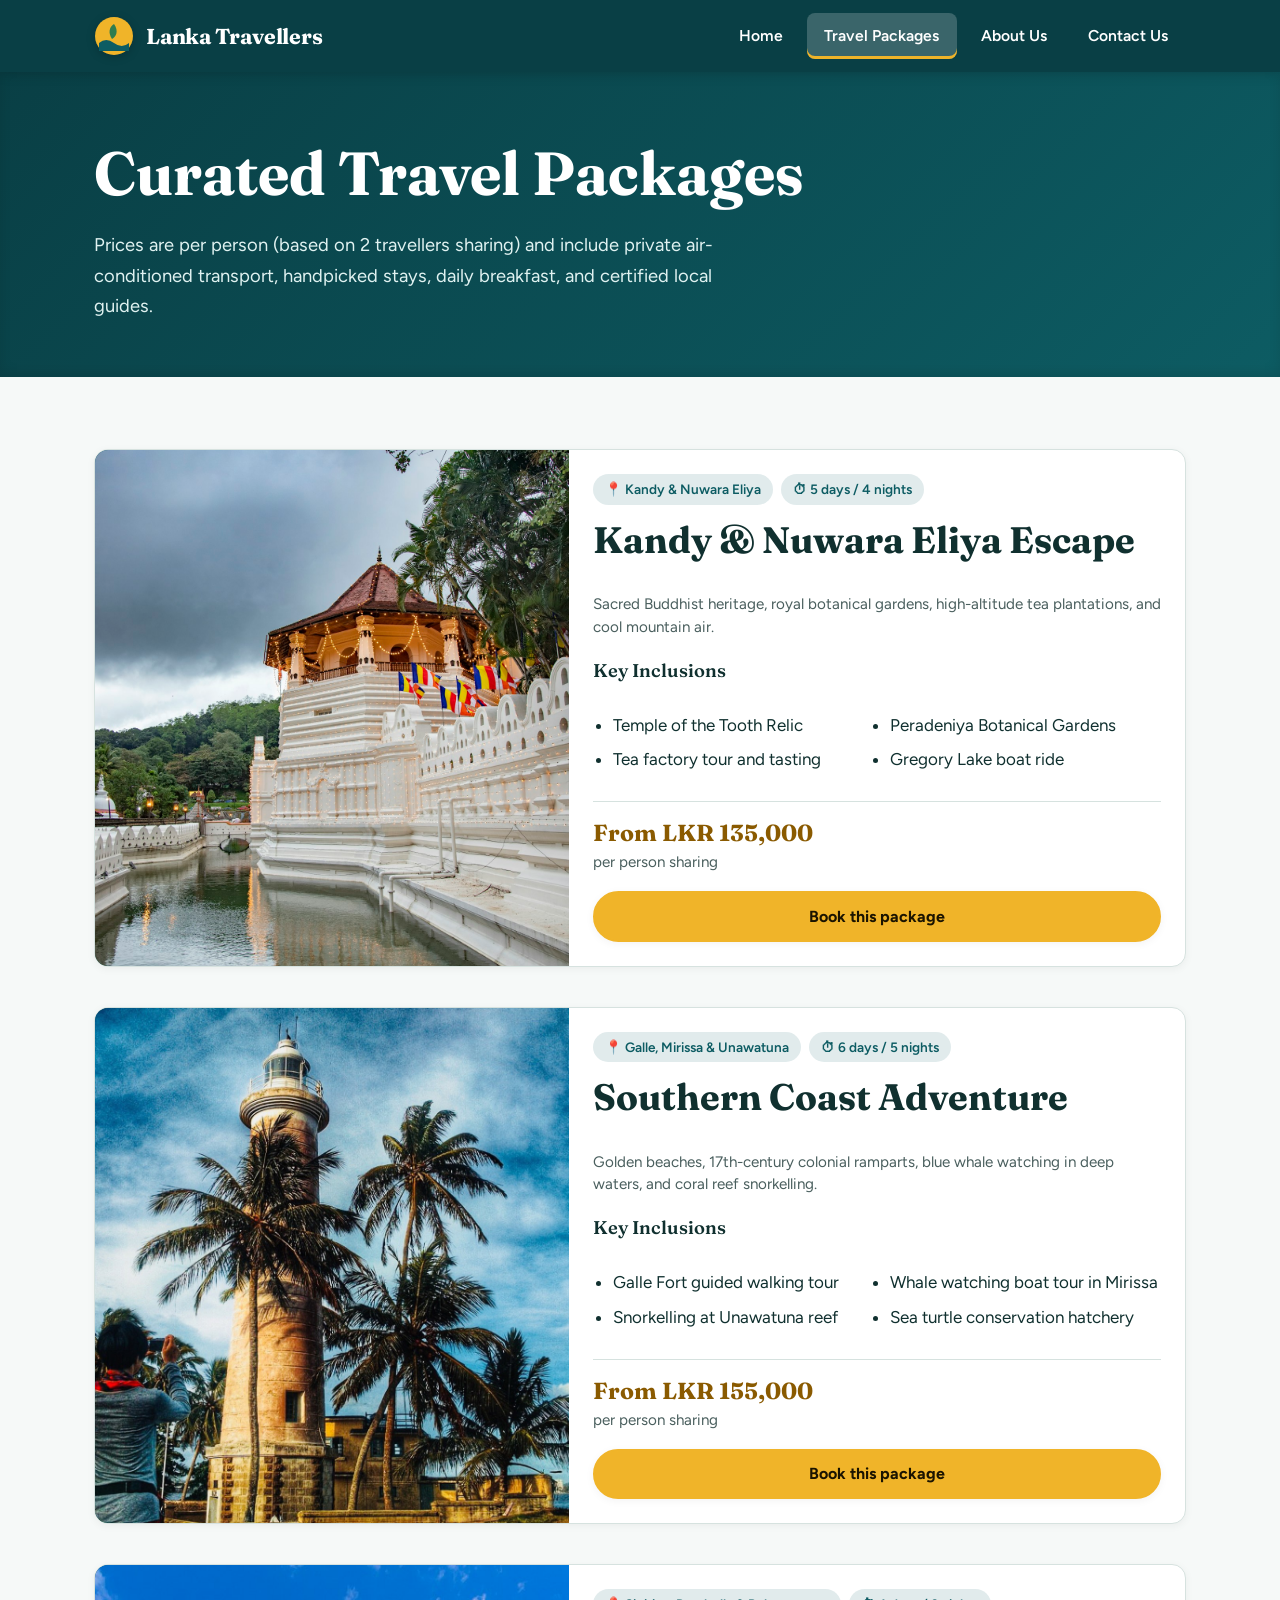
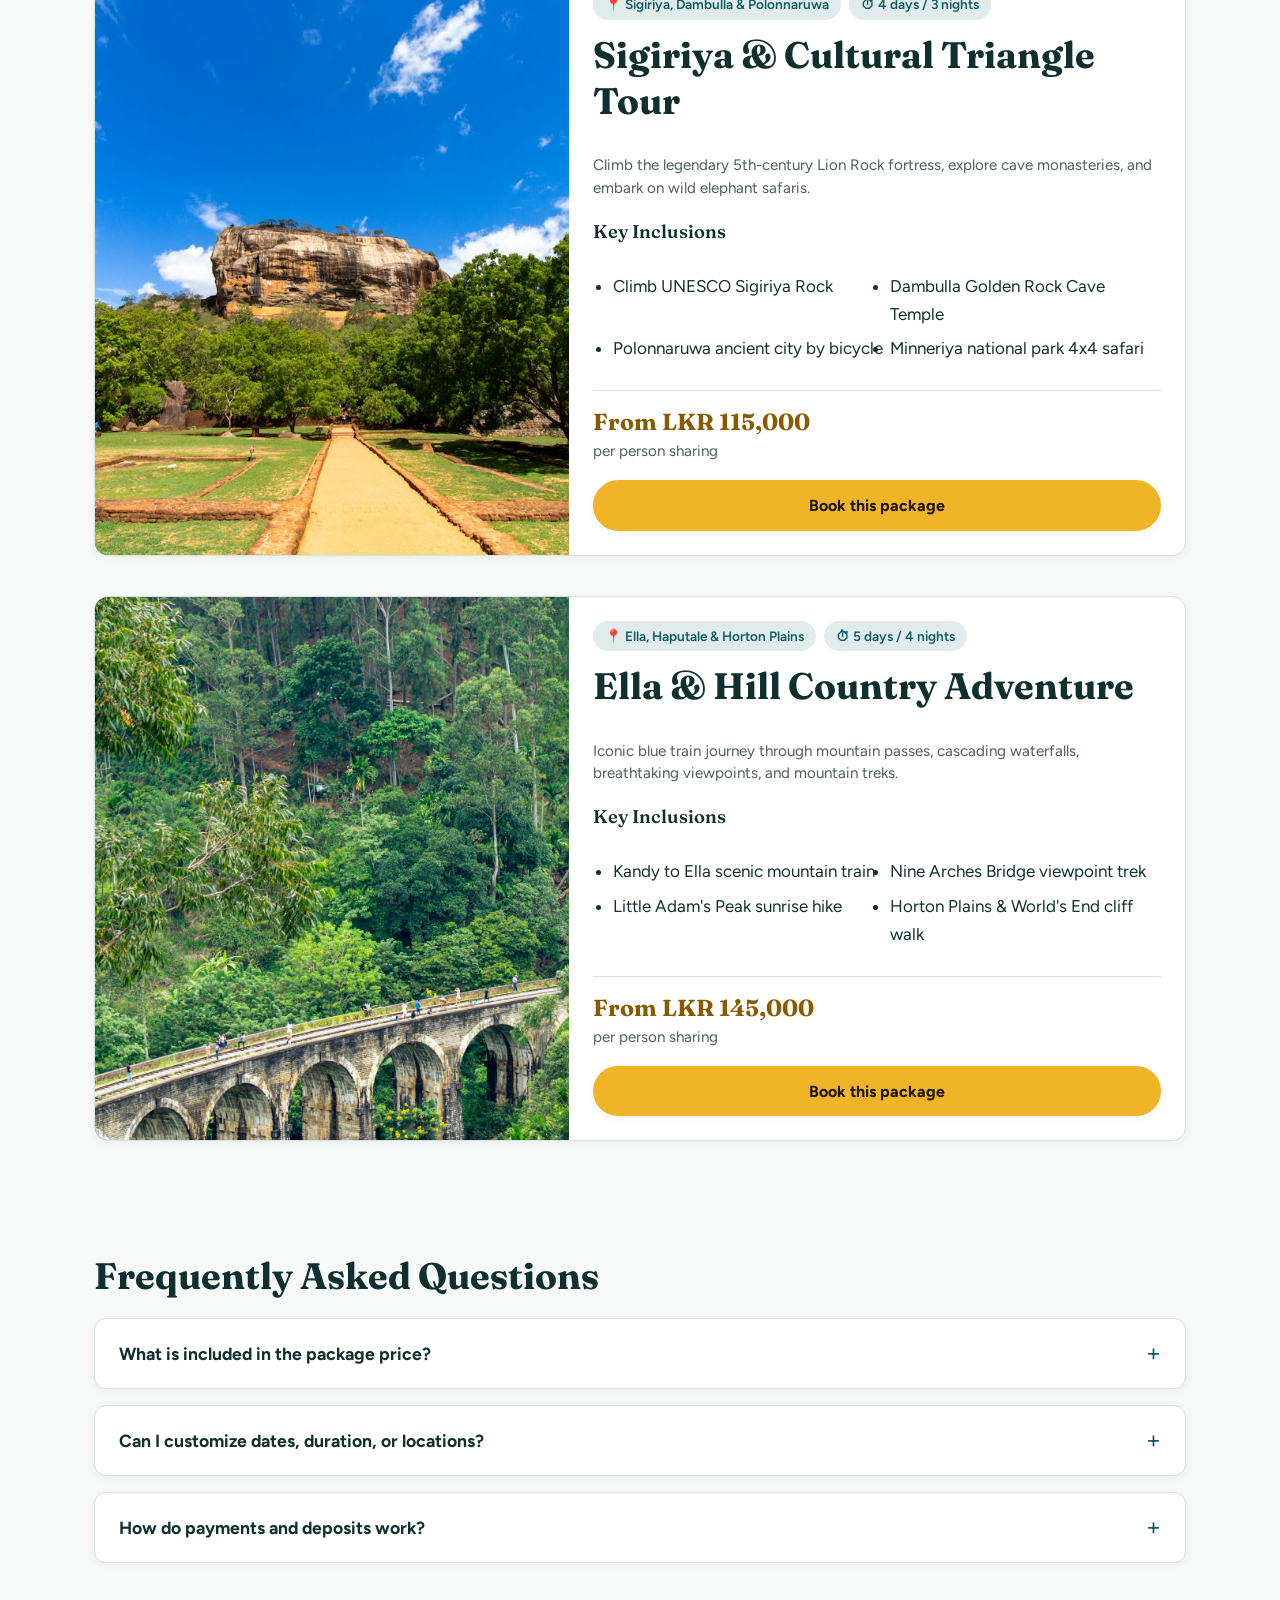
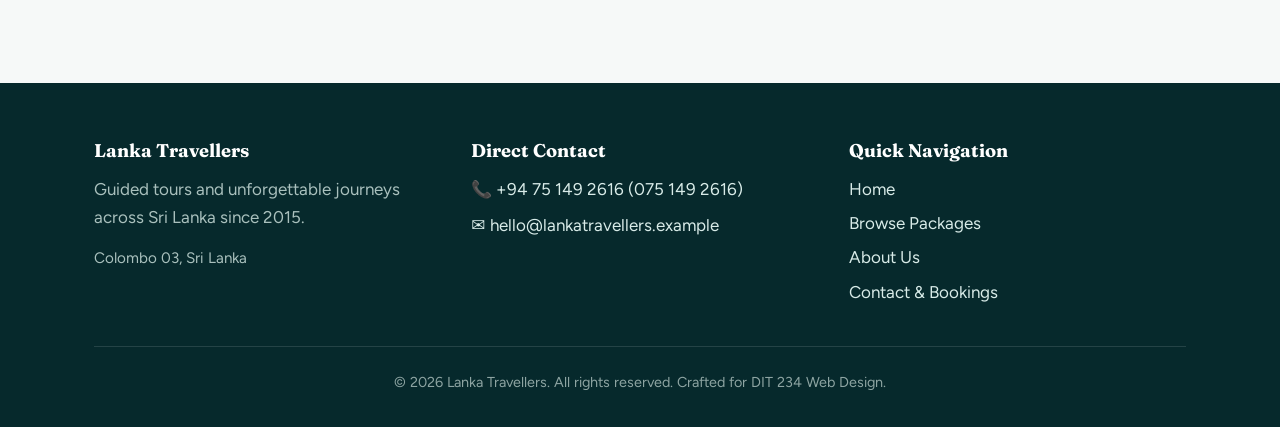
<file: packages.html>
<!DOCTYPE html>
<html lang="en">
<head>
  <meta charset="utf-8">
  <meta name="viewport" content="width=device-width, initial-scale=1">
  <title>Travel Packages | Lanka Travellers</title>
  <meta name="description" content="Four curated Sri Lanka tour packages with clear prices, daily inclusions, and expert local guides.">
  <link rel="icon" href="images/favicon.svg" type="image/svg+xml">
  <link rel="preconnect" href="https://fonts.googleapis.com">
  <link rel="preconnect" href="https://fonts.gstatic.com" crossorigin>
  <link href="https://fonts.googleapis.com/css2?family=Figtree:wght@400;600;700&family=Fraunces:opsz,wght@9..144,600;9..144,700&display=swap" rel="stylesheet">
  <link rel="stylesheet" href="css/style.css">
</head>
<body>
  <a class="skip" href="#main">Skip to main content</a>

  <header class="site">
    <div class="wrap">
      <a class="brand" href="index.html">
        <svg viewBox="0 0 40 40" aria-hidden="true">
          <circle cx="20" cy="20" r="19" fill="#f0b429"/>
          <path d="M5 27q7-6 15 0t15 0v8H5z" fill="#0d5c63"/>
          <path d="M20 8c-5 3-6 9-2 15 4-2 7-8 2-15z" fill="#2f7d4f"/>
        </svg>
        Lanka Travellers
      </a>
      <button class="menu-btn" aria-expanded="false" aria-controls="nav">☰ Menu</button>
      <nav id="nav" aria-label="Main">
        <ul>
          <li><a href="index.html">Home</a></li>
          <li><a href="packages.html" aria-current="page">Travel Packages</a></li>
          <li><a href="about.html">About Us</a></li>
          <li><a href="contact.html">Contact Us</a></li>
        </ul>
      </nav>
    </div>
  </header>

  <main id="main">
    <!-- Header Banner -->
    <div class="page-head">
      <div class="wrap">
        <h1>Curated Travel Packages</h1>
        <p>Prices are per person (based on 2 travellers sharing) and include private air-conditioned transport, handpicked stays, daily breakfast, and certified local guides.</p>
      </div>
    </div>

    <!-- Package List Section -->
    <section>
      <div class="wrap">
        <!-- Package 1: Kandy -->
        <article class="card pkg" id="p0">
          <div class="ph">
            <img src="images/kandy.jpg" alt="Temple of the Tooth in Kandy with misty tea hills" loading="lazy">
          </div>
          <div class="body">
            <div style="display: flex; gap: 0.5rem; flex-wrap: wrap;">
              <span class="badge">📍 Kandy &amp; Nuwara Eliya</span>
              <span class="badge">⏱ 5 days / 4 nights</span>
            </div>
            <h2>Kandy &amp; Nuwara Eliya Escape</h2>
            <p class="meta">Sacred Buddhist heritage, royal botanical gardens, high-altitude tea plantations, and cool mountain air.</p>
            
            <h3 style="font-size: 1.15rem; margin-top: 0.5rem;">Key Inclusions</h3>
            <ul>
              <li>Temple of the Tooth Relic</li>
              <li>Peradeniya Botanical Gardens</li>
              <li>Tea factory tour and tasting</li>
              <li>Gregory Lake boat ride</li>
            </ul>

            <div style="display: flex; justify-content: space-between; align-items: center; flex-wrap: wrap; gap: 1rem; margin-top: auto; padding-top: 1rem; border-top: 1px solid var(--line);">
              <div>
                <p class="price" style="margin: 0;">From LKR 135,000</p>
                <span class="meta">per person sharing</span>
              </div>
              <a class="btn" href="contact.html?package=Kandy+%26+Nuwara+Eliya+Escape">Book this package</a>
            </div>
          </div>
        </article>

        <!-- Package 2: Southern Coast -->
        <article class="card pkg" id="p1">
          <div class="ph">
            <img src="images/south.jpg" alt="Galle Fort Lighthouse on Sri Lanka southern coast" loading="lazy">
          </div>
          <div class="body">
            <div style="display: flex; gap: 0.5rem; flex-wrap: wrap;">
              <span class="badge">📍 Galle, Mirissa &amp; Unawatuna</span>
              <span class="badge">⏱ 6 days / 5 nights</span>
            </div>
            <h2>Southern Coast Adventure</h2>
            <p class="meta">Golden beaches, 17th-century colonial ramparts, blue whale watching in deep waters, and coral reef snorkelling.</p>
            
            <h3 style="font-size: 1.15rem; margin-top: 0.5rem;">Key Inclusions</h3>
            <ul>
              <li>Galle Fort guided walking tour</li>
              <li>Whale watching boat tour in Mirissa</li>
              <li>Snorkelling at Unawatuna reef</li>
              <li>Sea turtle conservation hatchery</li>
            </ul>

            <div style="display: flex; justify-content: space-between; align-items: center; flex-wrap: wrap; gap: 1rem; margin-top: auto; padding-top: 1rem; border-top: 1px solid var(--line);">
              <div>
                <p class="price" style="margin: 0;">From LKR 155,000</p>
                <span class="meta">per person sharing</span>
              </div>
              <a class="btn" href="contact.html?package=Southern+Coast+Adventure">Book this package</a>
            </div>
          </div>
        </article>

        <!-- Package 3: Sigiriya -->
        <article class="card pkg" id="p2">
          <div class="ph">
            <img src="images/sigiriya.jpg" alt="Sigiriya Rock Fortress rising above jungle gardens" loading="lazy">
          </div>
          <div class="body">
            <div style="display: flex; gap: 0.5rem; flex-wrap: wrap;">
              <span class="badge">📍 Sigiriya, Dambulla &amp; Polonnaruwa</span>
              <span class="badge">⏱ 4 days / 3 nights</span>
            </div>
            <h2>Sigiriya &amp; Cultural Triangle Tour</h2>
            <p class="meta">Climb the legendary 5th-century Lion Rock fortress, explore cave monasteries, and embark on wild elephant safaris.</p>
            
            <h3 style="font-size: 1.15rem; margin-top: 0.5rem;">Key Inclusions</h3>
            <ul>
              <li>Climb UNESCO Sigiriya Rock</li>
              <li>Dambulla Golden Rock Cave Temple</li>
              <li>Polonnaruwa ancient city by bicycle</li>
              <li>Minneriya national park 4x4 safari</li>
            </ul>

            <div style="display: flex; justify-content: space-between; align-items: center; flex-wrap: wrap; gap: 1rem; margin-top: auto; padding-top: 1rem; border-top: 1px solid var(--line);">
              <div>
                <p class="price" style="margin: 0;">From LKR 115,000</p>
                <span class="meta">per person sharing</span>
              </div>
              <a class="btn" href="contact.html?package=Sigiriya+%26+Cultural+Triangle+Tour">Book this package</a>
            </div>
          </div>
        </article>

        <!-- Package 4: Ella -->
        <article class="card pkg" id="p3">
          <div class="ph">
            <img src="images/ella.jpg" alt="Nine Arches Bridge near Ella surrounded by lush forest" loading="lazy">
          </div>
          <div class="body">
            <div style="display: flex; gap: 0.5rem; flex-wrap: wrap;">
              <span class="badge">📍 Ella, Haputale &amp; Horton Plains</span>
              <span class="badge">⏱ 5 days / 4 nights</span>
            </div>
            <h2>Ella &amp; Hill Country Adventure</h2>
            <p class="meta">Iconic blue train journey through mountain passes, cascading waterfalls, breathtaking viewpoints, and mountain treks.</p>
            
            <h3 style="font-size: 1.15rem; margin-top: 0.5rem;">Key Inclusions</h3>
            <ul>
              <li>Kandy to Ella scenic mountain train</li>
              <li>Nine Arches Bridge viewpoint trek</li>
              <li>Little Adam's Peak sunrise hike</li>
              <li>Horton Plains &amp; World's End cliff walk</li>
            </ul>

            <div style="display: flex; justify-content: space-between; align-items: center; flex-wrap: wrap; gap: 1rem; margin-top: auto; padding-top: 1rem; border-top: 1px solid var(--line);">
              <div>
                <p class="price" style="margin: 0;">From LKR 145,000</p>
                <span class="meta">per person sharing</span>
              </div>
              <a class="btn" href="contact.html?package=Ella+%26+Hill+Country+Adventure">Book this package</a>
            </div>
          </div>
        </article>
      </div>
    </section>

    <!-- FAQ Section -->
    <section style="padding-top: 0;">
      <div class="wrap">
        <h2>Frequently Asked Questions</h2>
        <div class="faq-list">
          <details class="card">
            <summary>What is included in the package price?</summary>
            <div class="faq-answer">
              Every package includes private transportation in an air-conditioned vehicle with a licensed English-speaking chauffeur/guide, handpicked accommodation, daily breakfast, and all government monument entrance tickets listed in the package itinerary.
            </div>
          </details>

          <details class="card">
            <summary>Can I customize dates, duration, or locations?</summary>
            <div class="faq-answer">
              Yes, absolutely! All our packages can be modified to match your exact arrival dates, preferred pace, or special interests. Just mention your requests in our contact form or send us a WhatsApp message.
            </div>
          </details>

          <details class="card">
            <summary>How do payments and deposits work?</summary>
            <div class="faq-answer">
              Once we finalize your custom plan via email, we take a 20% advance deposit to secure your hotel bookings and private driver. The remaining balance can be settled easily via bank transfer or card prior to arrival.
            </div>
          </details>
        </div>
      </div>
    </section>
  </main>

  <!-- Footer -->
  <footer>
    <div class="wrap">
      <div>
        <h4>Lanka Travellers</h4>
        <p style="margin: 0 0 0.5rem; color: #a9c0bd;">Guided tours and unforgettable journeys across Sri Lanka since 2015.</p>
        <p style="font-size: 0.95rem; color: #a9c0bd;">Colombo 03, Sri Lanka</p>
      </div>
      <div>
        <h4>Direct Contact</h4>
        <p style="margin: 0 0 0.5rem;"><a href="tel:+94751492616">📞 +94 75 149 2616 (075 149 2616)</a></p>
        <p style="margin: 0;"><a href="mailto:hello@lankatravellers.example">✉️ hello@lankatravellers.example</a></p>
      </div>
      <div>
        <h4>Quick Navigation</h4>
        <p style="margin: 0 0 0.4rem;"><a href="index.html">Home</a></p>
        <p style="margin: 0 0 0.4rem;"><a href="packages.html">Browse Packages</a></p>
        <p style="margin: 0 0 0.4rem;"><a href="about.html">About Us</a></p>
        <p style="margin: 0;"><a href="contact.html">Contact &amp; Bookings</a></p>
      </div>
    </div>
    <div class="wrap">
      <div class="footer-bottom" style="width: 100%;">
        &copy; 2026 Lanka Travellers. All rights reserved. Crafted for DIT 234 Web Design.
      </div>
    </div>
  </footer>

  <script src="js/main.js"></script>
</body>
</html>
</file>
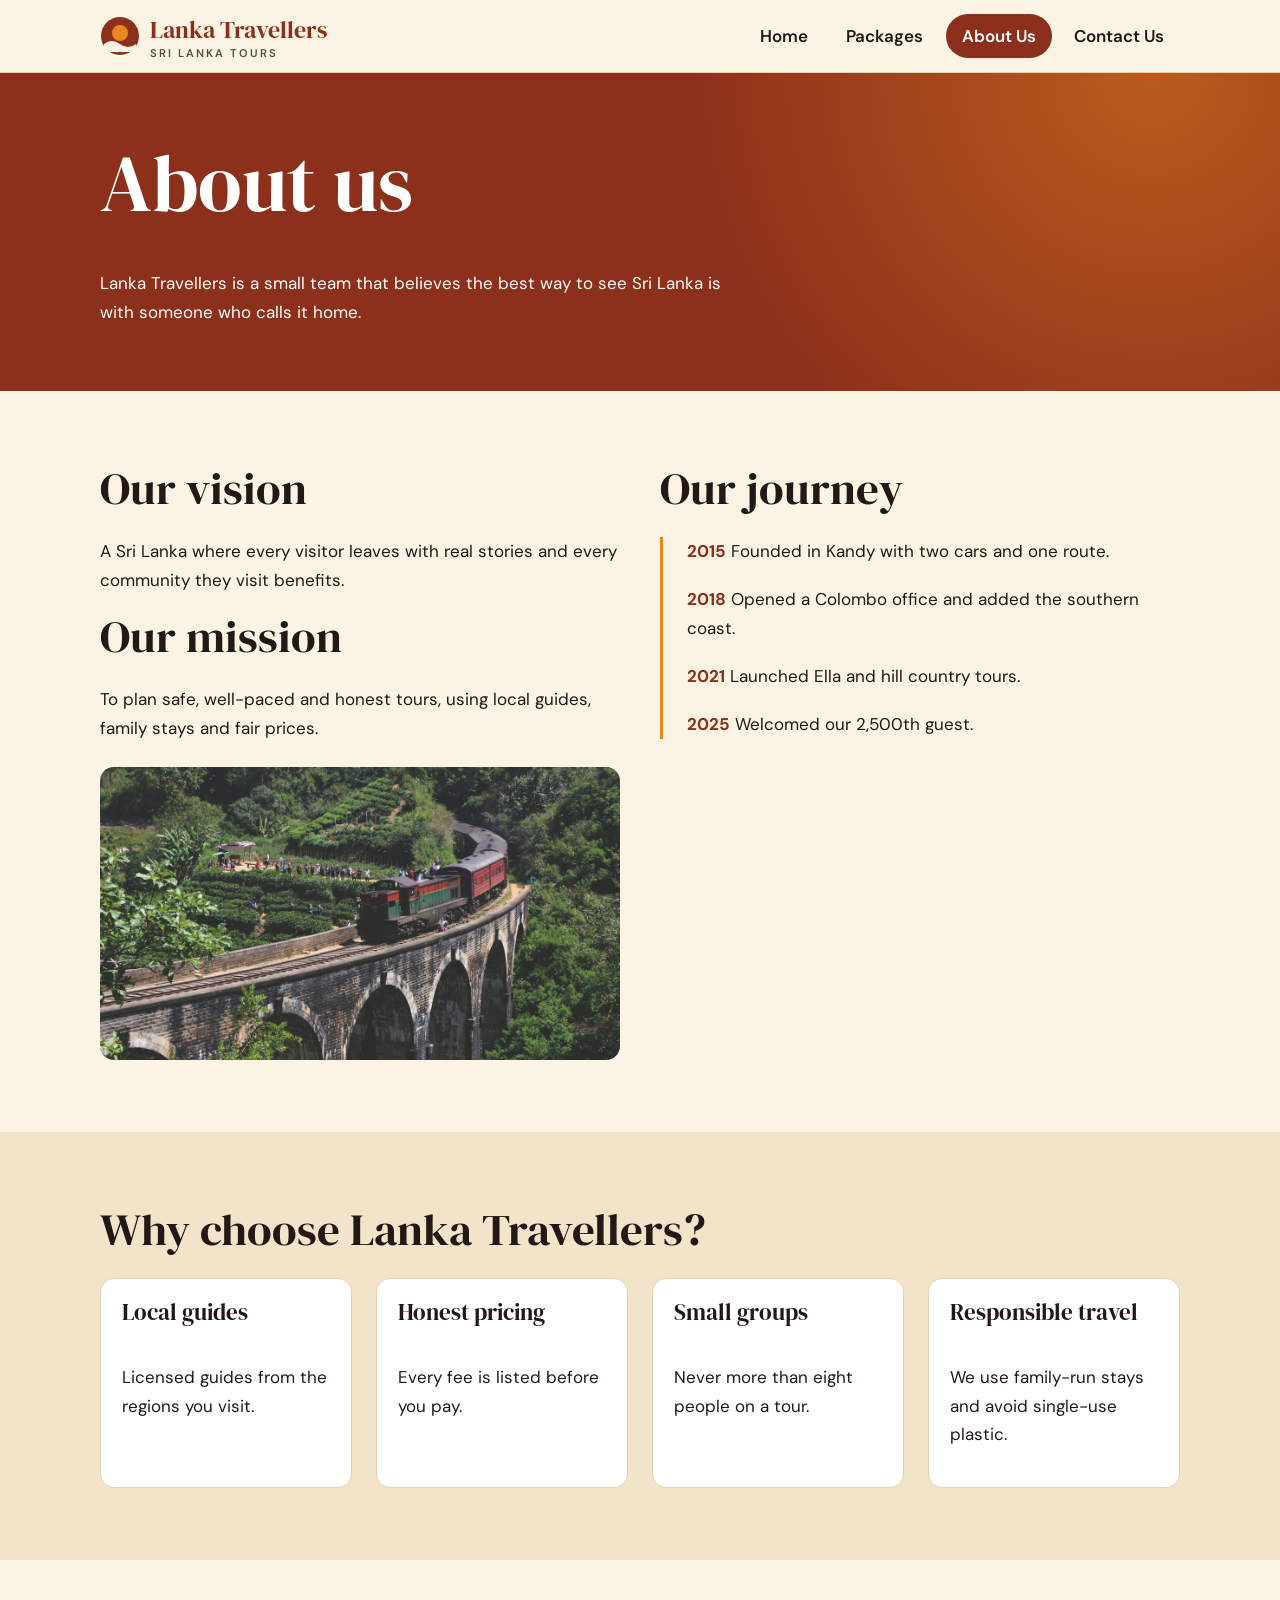
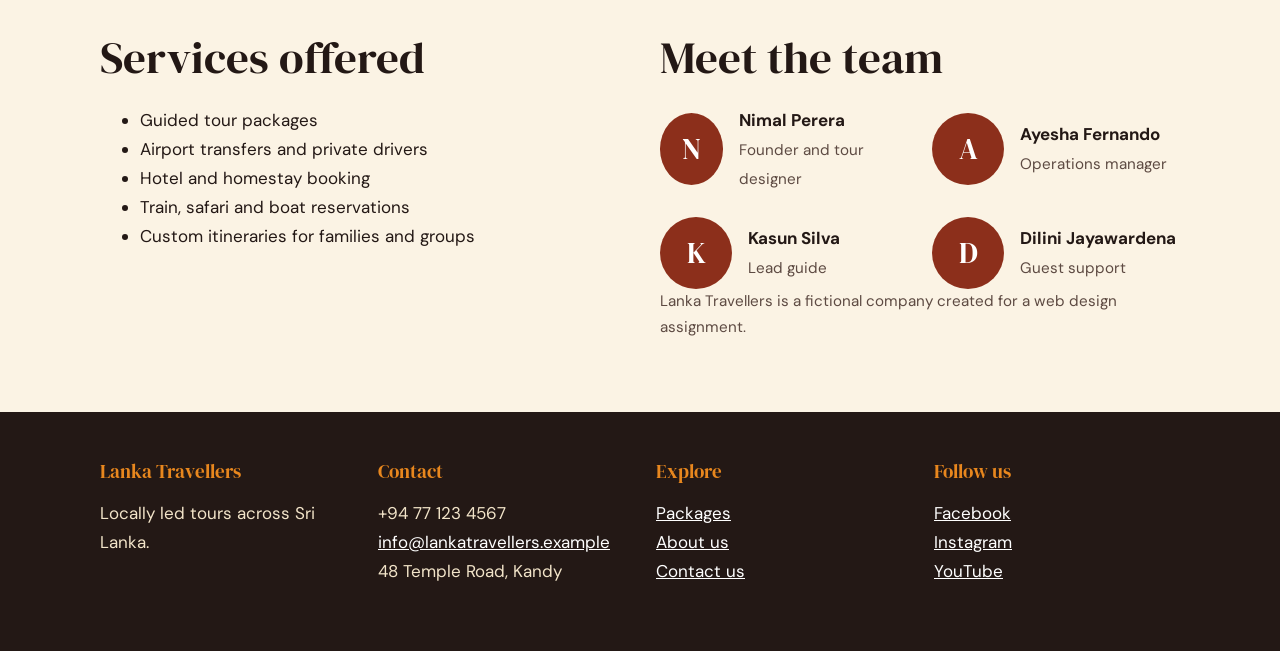
<file: v2/about.html>
<!DOCTYPE html>
<html lang="en"><head><meta charset="utf-8"><meta name="viewport" content="width=device-width,initial-scale=1">
<title>About Us | Lanka Travellers</title><meta name="description" content="Our vision, mission, services and team."><link rel="icon" href="images/favicon.svg" type="image/svg+xml">
<link rel="preconnect" href="https://fonts.googleapis.com"><link rel="preconnect" href="https://fonts.gstatic.com" crossorigin>
<link href="https://fonts.googleapis.com/css2?family=DM+Sans:wght@400;600;700&family=DM+Serif+Display&display=swap" rel="stylesheet">
<link rel="stylesheet" href="css/style.css"></head><body><a class="skip" href="#main">Skip to main content</a>
<header class="site"><div class="wrap"><a class="brand" href="index.html" aria-label="Lanka Travellers home"><svg aria-hidden="true" viewBox="0 0 40 40"><circle cx="20" cy="20" r="19" fill="#8c2f1b"/><circle cx="20" cy="17" r="8" fill="#e8871e"/><path d="M4 28q8-6 16 0t16 0v8H4z" fill="#fbf3e4"/></svg><span>Lanka Travellers<small>Sri Lanka tours</small></span></a>
<button class="menu-btn" aria-expanded="false" aria-controls="nav">Menu</button><nav id="nav" aria-label="Main"><ul><li><a href="index.html">Home</a></li><li><a href="packages.html">Packages</a></li><li><a href="about.html" aria-current="page">About Us</a></li><li><a href="contact.html">Contact Us</a></li></ul></nav></div></header>
<main id="main"><div class="page-head"><div class="wrap"><h1>About us</h1><p>Lanka Travellers is a small team that believes the best way to see Sri Lanka is with someone who calls it home.</p></div></div>
<section><div class="wrap split"><div><h2>Our vision</h2><p>A Sri Lanka where every visitor leaves with real stories and every community they visit benefits.</p><h2>Our mission</h2><p>To plan safe, well-paced and honest tours, using local guides, family stays and fair prices.</p><img src="images/hero2.jpg" alt="Scenic train winding through tea country in Sri Lanka" style="border-radius:14px;width:100%;aspect-ratio:16/9;object-fit:cover;margin-top:1.5rem" loading="lazy"></div>
<div><h2>Our journey</h2><ul class="timeline"><li><strong>2015</strong> Founded in Kandy with two cars and one route.</li><li><strong>2018</strong> Opened a Colombo office and added the southern coast.</li><li><strong>2021</strong> Launched Ella and hill country tours.</li><li><strong>2025</strong> Welcomed our 2,500th guest.</li></ul></div></div></section>
<section class="alt-bg"><div class="wrap"><h2>Why choose Lanka Travellers?</h2><div class="grid"><div class="card"><div class="body"><h3>Local guides</h3><p>Licensed guides from the regions you visit.</p></div></div><div class="card"><div class="body"><h3>Honest pricing</h3><p>Every fee is listed before you pay.</p></div></div><div class="card"><div class="body"><h3>Small groups</h3><p>Never more than eight people on a tour.</p></div></div><div class="card"><div class="body"><h3>Responsible travel</h3><p>We use family-run stays and avoid single-use plastic.</p></div></div></div></div></section>
<section><div class="wrap split"><div><h2>Services offered</h2><ul><li>Guided tour packages</li><li>Airport transfers and private drivers</li><li>Hotel and homestay booking</li><li>Train, safari and boat reservations</li><li>Custom itineraries for families and groups</li></ul></div>
<div><h2>Meet the team</h2><div class="grid"><div style="display:flex;gap:1rem;align-items:center"><div class="avatar" aria-hidden="true">N</div><div><strong>Nimal Perera</strong><br><span class="meta">Founder and tour designer</span></div></div><div style="display:flex;gap:1rem;align-items:center"><div class="avatar" aria-hidden="true">A</div><div><strong>Ayesha Fernando</strong><br><span class="meta">Operations manager</span></div></div><div style="display:flex;gap:1rem;align-items:center"><div class="avatar" aria-hidden="true">K</div><div><strong>Kasun Silva</strong><br><span class="meta">Lead guide</span></div></div><div style="display:flex;gap:1rem;align-items:center"><div class="avatar" aria-hidden="true">D</div><div><strong>Dilini Jayawardena</strong><br><span class="meta">Guest support</span></div></div></div><p class="meta">Lanka Travellers is a fictional company created for a web design assignment.</p></div></div></section></main>
<footer><div class="wrap"><div><h2>Lanka Travellers</h2><p>Locally led tours across Sri Lanka.</p></div>
<div><h2>Contact</h2><p>+94 77 123 4567<br><a href="mailto:info@lankatravellers.example">info@lankatravellers.example</a><br>48 Temple Road, Kandy</p></div>
<div><h2>Explore</h2><p><a href="packages.html">Packages</a><br><a href="about.html">About us</a><br><a href="contact.html">Contact us</a></p></div>
<div><h2>Follow us</h2><p><a href="https://facebook.com">Facebook</a><br><a href="https://instagram.com">Instagram</a><br><a href="https://youtube.com">YouTube</a></p></div></div></footer>
<script src="js/main.js"></script></body></html>
</file>
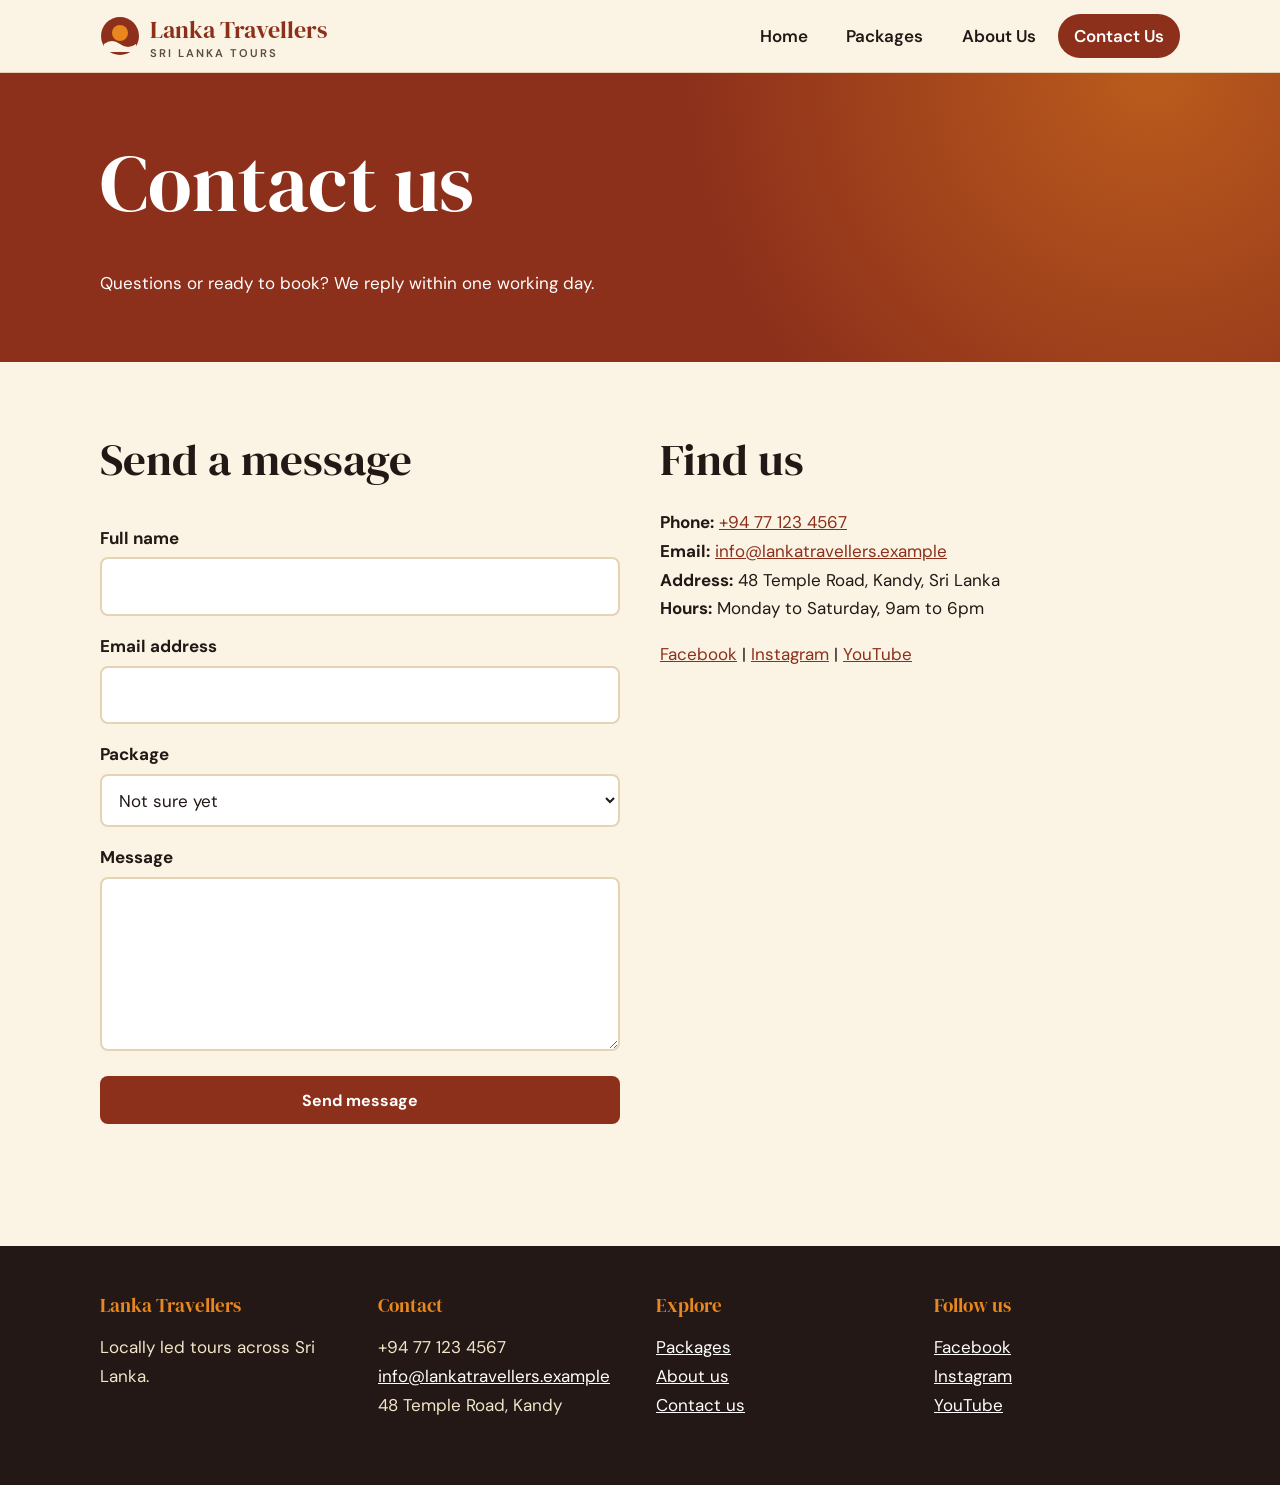
<file: v2/contact.html>
<!DOCTYPE html>
<html lang="en"><head><meta charset="utf-8"><meta name="viewport" content="width=device-width,initial-scale=1">
<title>Contact Us | Lanka Travellers</title><meta name="description" content="Contact Lanka Travellers by phone, email or form."><link rel="icon" href="images/favicon.svg" type="image/svg+xml">
<link rel="preconnect" href="https://fonts.googleapis.com"><link rel="preconnect" href="https://fonts.gstatic.com" crossorigin>
<link href="https://fonts.googleapis.com/css2?family=DM+Sans:wght@400;600;700&family=DM+Serif+Display&display=swap" rel="stylesheet">
<link rel="stylesheet" href="css/style.css"></head><body><a class="skip" href="#main">Skip to main content</a>
<header class="site"><div class="wrap"><a class="brand" href="index.html" aria-label="Lanka Travellers home"><svg aria-hidden="true" viewBox="0 0 40 40"><circle cx="20" cy="20" r="19" fill="#8c2f1b"/><circle cx="20" cy="17" r="8" fill="#e8871e"/><path d="M4 28q8-6 16 0t16 0v8H4z" fill="#fbf3e4"/></svg><span>Lanka Travellers<small>Sri Lanka tours</small></span></a>
<button class="menu-btn" aria-expanded="false" aria-controls="nav">Menu</button><nav id="nav" aria-label="Main"><ul><li><a href="index.html">Home</a></li><li><a href="packages.html">Packages</a></li><li><a href="about.html">About Us</a></li><li><a href="contact.html" aria-current="page">Contact Us</a></li></ul></nav></div></header>
<main id="main"><div class="page-head"><div class="wrap"><h1>Contact us</h1><p>Questions or ready to book? We reply within one working day.</p></div></div>
<section><div class="wrap split"><form id="contact-form" aria-label="Contact form"><h2>Send a message</h2>
<div><label for="name">Full name</label><input id="name" name="name" required autocomplete="name"></div>
<div><label for="email">Email address</label><input id="email" name="email" type="email" required autocomplete="email"></div>
<div><label for="package">Package</label><select id="package" name="package"><option>Not sure yet</option><option>Kandy &amp; Nuwara Eliya Escape</option><option>Southern Coast Adventure</option><option>Sigiriya &amp; Cultural Triangle Tour</option><option>Ella &amp; Hill Country Adventure</option></select></div>
<div><label for="message">Message</label><textarea id="message" name="message" rows="5" required></textarea></div>
<button class="btn dark" type="submit">Send message</button><p id="form-msg" class="msg" role="status"></p></form>
<div><h2>Find us</h2><p><strong>Phone:</strong> <a href="tel:+94771234567">+94 77 123 4567</a><br><strong>Email:</strong> <a href="mailto:info@lankatravellers.example">info@lankatravellers.example</a><br><strong>Address:</strong> 48 Temple Road, Kandy, Sri Lanka<br><strong>Hours:</strong> Monday to Saturday, 9am to 6pm</p>
<p><a href="https://facebook.com">Facebook</a> | <a href="https://instagram.com">Instagram</a> | <a href="https://youtube.com">YouTube</a></p>
<iframe title="Map showing Temple Road, Kandy" src="https://maps.google.com/maps?q=Kandy+Sri+Lanka&output=embed" loading="lazy"></iframe></div></div></section></main>
<footer><div class="wrap"><div><h2>Lanka Travellers</h2><p>Locally led tours across Sri Lanka.</p></div>
<div><h2>Contact</h2><p>+94 77 123 4567<br><a href="mailto:info@lankatravellers.example">info@lankatravellers.example</a><br>48 Temple Road, Kandy</p></div>
<div><h2>Explore</h2><p><a href="packages.html">Packages</a><br><a href="about.html">About us</a><br><a href="contact.html">Contact us</a></p></div>
<div><h2>Follow us</h2><p><a href="https://facebook.com">Facebook</a><br><a href="https://instagram.com">Instagram</a><br><a href="https://youtube.com">YouTube</a></p></div></div></footer>
<script src="js/main.js"></script></body></html>
</file>
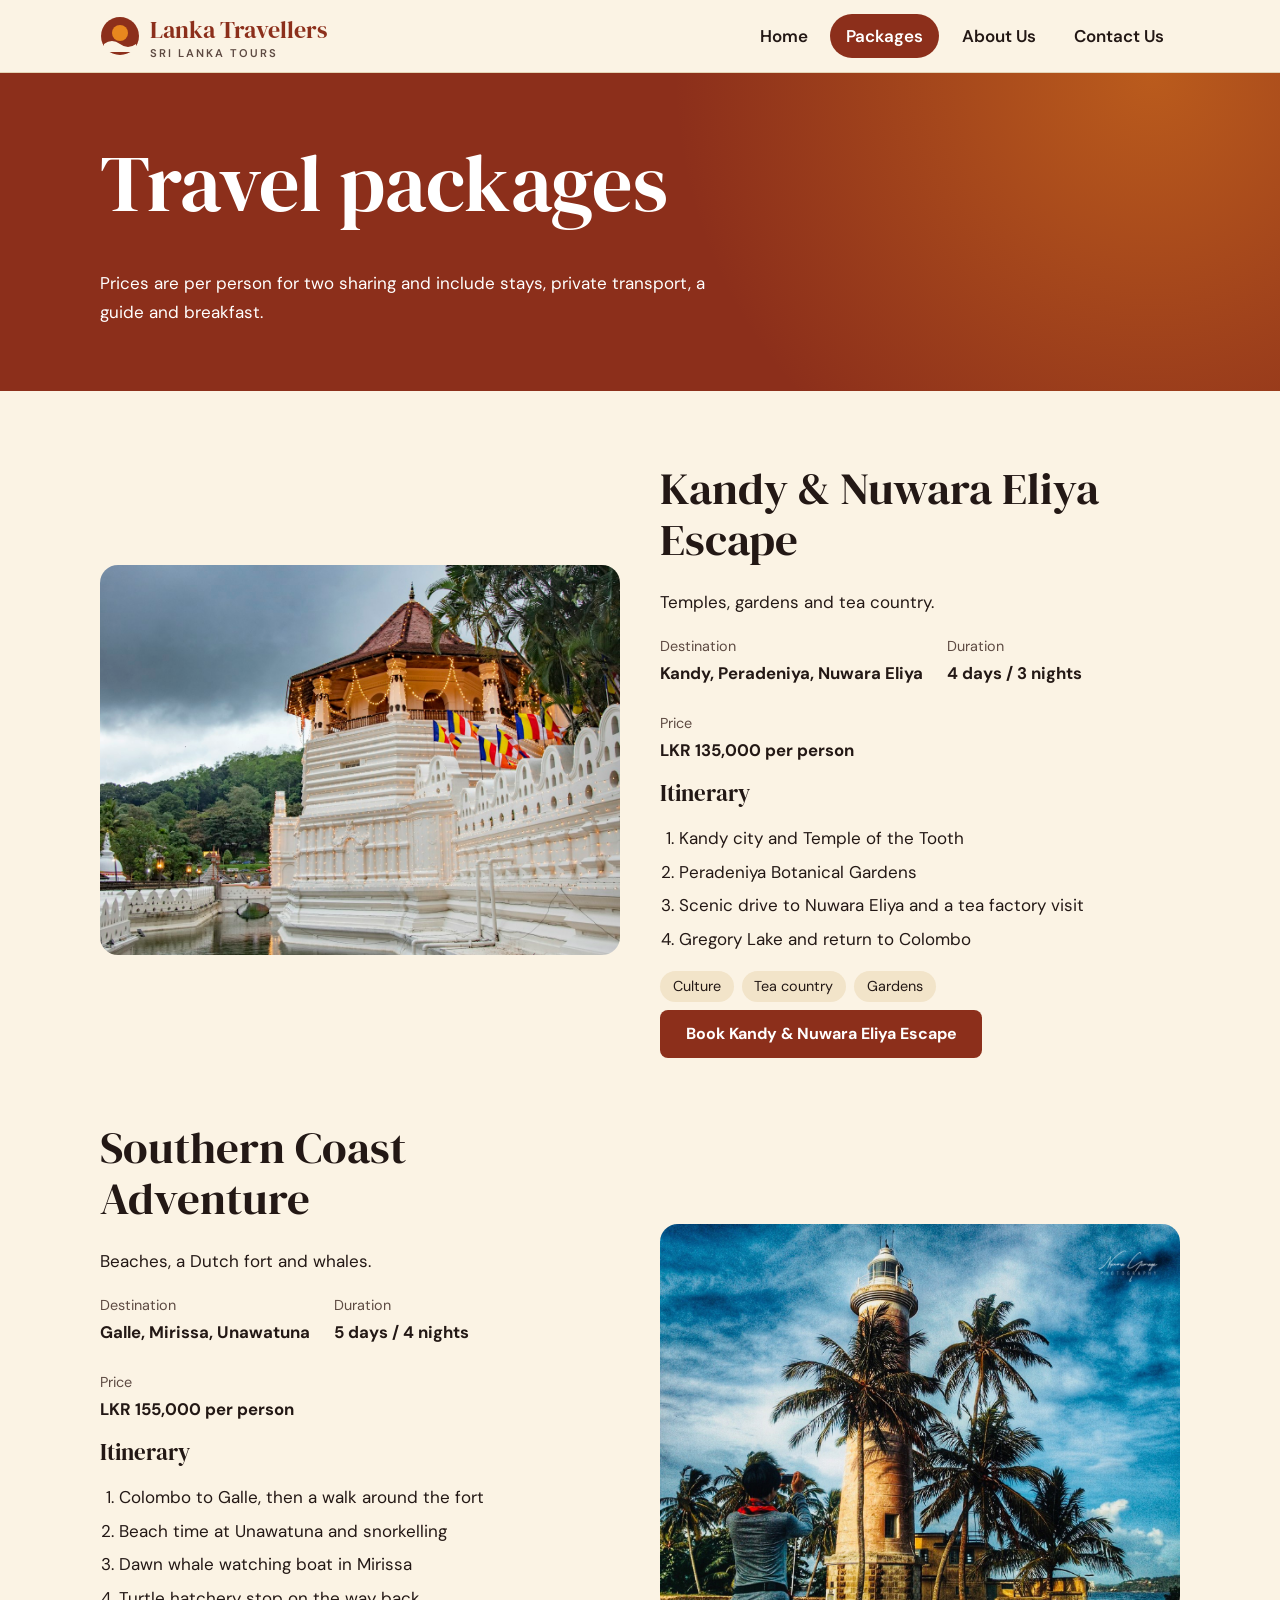
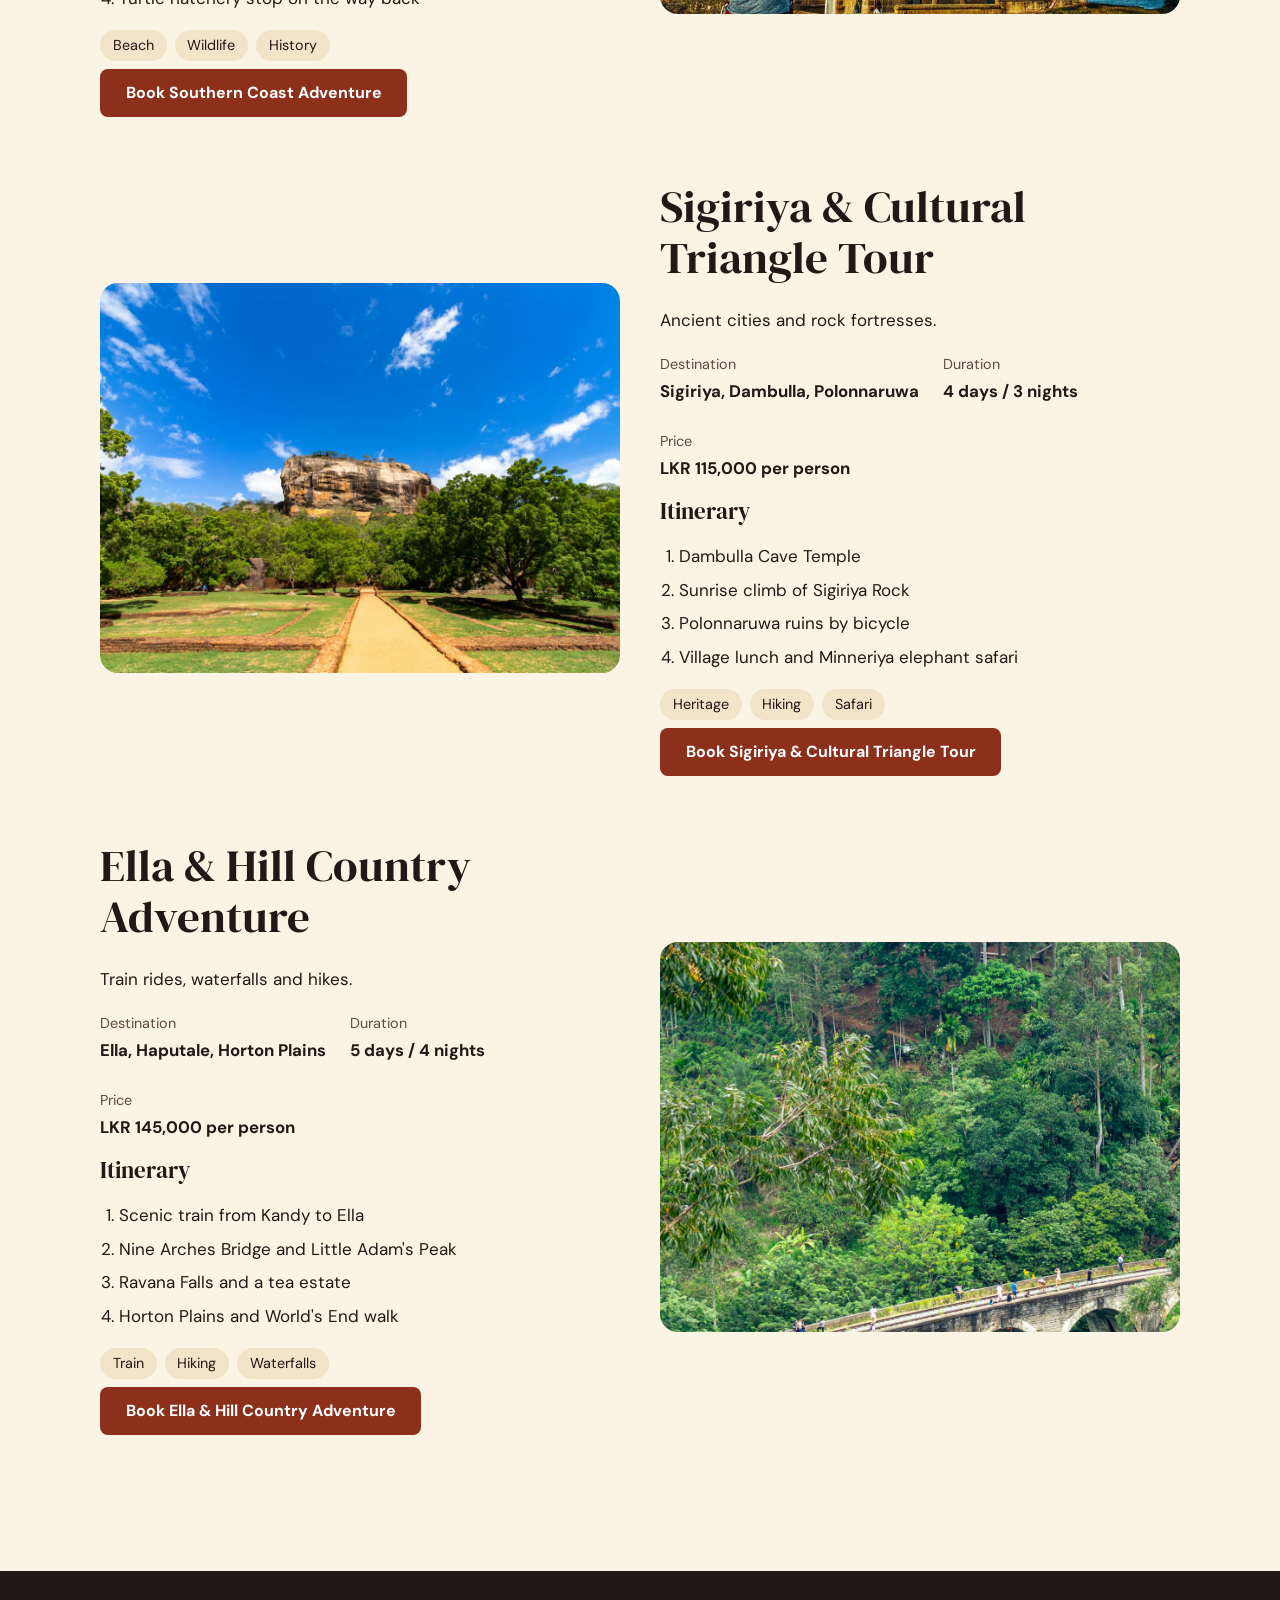
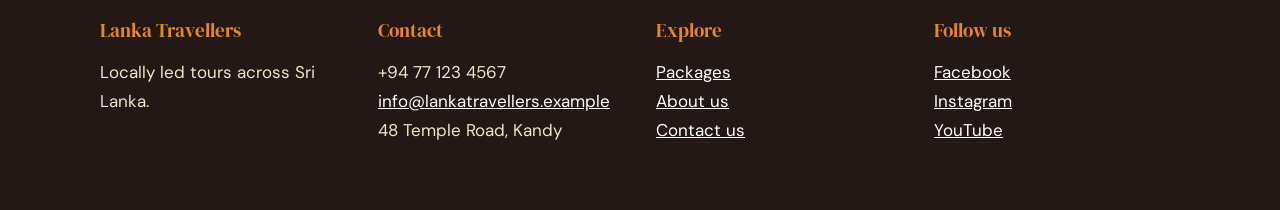
<file: v2/packages.html>
<!DOCTYPE html>
<html lang="en"><head><meta charset="utf-8"><meta name="viewport" content="width=device-width,initial-scale=1">
<title>Travel Packages | Lanka Travellers</title><meta name="description" content="Four Sri Lanka tour packages with itineraries, durations and prices."><link rel="icon" href="images/favicon.svg" type="image/svg+xml">
<link rel="preconnect" href="https://fonts.googleapis.com"><link rel="preconnect" href="https://fonts.gstatic.com" crossorigin>
<link href="https://fonts.googleapis.com/css2?family=DM+Sans:wght@400;600;700&family=DM+Serif+Display&display=swap" rel="stylesheet">
<link rel="stylesheet" href="css/style.css"></head><body><a class="skip" href="#main">Skip to main content</a>
<header class="site"><div class="wrap"><a class="brand" href="index.html" aria-label="Lanka Travellers home"><svg aria-hidden="true" viewBox="0 0 40 40"><circle cx="20" cy="20" r="19" fill="#8c2f1b"/><circle cx="20" cy="17" r="8" fill="#e8871e"/><path d="M4 28q8-6 16 0t16 0v8H4z" fill="#fbf3e4"/></svg><span>Lanka Travellers<small>Sri Lanka tours</small></span></a>
<button class="menu-btn" aria-expanded="false" aria-controls="nav">Menu</button><nav id="nav" aria-label="Main"><ul><li><a href="index.html">Home</a></li><li><a href="packages.html" aria-current="page">Packages</a></li><li><a href="about.html">About Us</a></li><li><a href="contact.html">Contact Us</a></li></ul></nav></div></header>
<main id="main"><div class="page-head"><div class="wrap"><h1>Travel packages</h1><p>Prices are per person for two sharing and include stays, private transport, a guide and breakfast.</p></div></div><section><div class="wrap"><article class="row"><div class="pic"><img src="images/kandy.jpg" alt="Temple of the Tooth in Kandy with green tea hills behind" loading="lazy"></div><div><h2>Kandy & Nuwara Eliya Escape</h2><p>Temples, gardens and tea country.</p>
<div class="facts"><div>Destination<strong>Kandy, Peradeniya, Nuwara Eliya</strong></div><div>Duration<strong>4 days / 3 nights</strong></div><div>Price<strong>LKR 135,000 per person</strong></div></div>
<h3>Itinerary</h3><ol class="days"><li>Kandy city and Temple of the Tooth</li><li>Peradeniya Botanical Gardens</li><li>Scenic drive to Nuwara Eliya and a tea factory visit</li><li>Gregory Lake and return to Colombo</li></ol><ul class="chips" aria-label="Themes"><li>Culture</li><li>Tea country</li><li>Gardens</li></ul>
<a class="btn dark" href="contact.html?package=Kandy+%26+Nuwara+Eliya+Escape">Book Kandy & Nuwara Eliya Escape</a></div></article><article class="row"><div class="pic"><img src="images/south.jpg" alt="Galle lighthouse and a palm-lined beach at sunset" loading="lazy"></div><div><h2>Southern Coast Adventure</h2><p>Beaches, a Dutch fort and whales.</p>
<div class="facts"><div>Destination<strong>Galle, Mirissa, Unawatuna</strong></div><div>Duration<strong>5 days / 4 nights</strong></div><div>Price<strong>LKR 155,000 per person</strong></div></div>
<h3>Itinerary</h3><ol class="days"><li>Colombo to Galle, then a walk around the fort</li><li>Beach time at Unawatuna and snorkelling</li><li>Dawn whale watching boat in Mirissa</li><li>Turtle hatchery stop on the way back</li></ol><ul class="chips" aria-label="Themes"><li>Beach</li><li>Wildlife</li><li>History</li></ul>
<a class="btn dark" href="contact.html?package=Southern+Coast+Adventure">Book Southern Coast Adventure</a></div></article><article class="row"><div class="pic"><img src="images/sigiriya.jpg" alt="Sigiriya rock fortress at golden hour" loading="lazy"></div><div><h2>Sigiriya & Cultural Triangle Tour</h2><p>Ancient cities and rock fortresses.</p>
<div class="facts"><div>Destination<strong>Sigiriya, Dambulla, Polonnaruwa</strong></div><div>Duration<strong>4 days / 3 nights</strong></div><div>Price<strong>LKR 115,000 per person</strong></div></div>
<h3>Itinerary</h3><ol class="days"><li>Dambulla Cave Temple</li><li>Sunrise climb of Sigiriya Rock</li><li>Polonnaruwa ruins by bicycle</li><li>Village lunch and Minneriya elephant safari</li></ol><ul class="chips" aria-label="Themes"><li>Heritage</li><li>Hiking</li><li>Safari</li></ul>
<a class="btn dark" href="contact.html?package=Sigiriya+%26+Cultural+Triangle+Tour">Book Sigiriya & Cultural Triangle Tour</a></div></article><article class="row"><div class="pic"><img src="images/ella.jpg" alt="Blue train crossing the arched Nine Arches Bridge near Ella" loading="lazy"></div><div><h2>Ella & Hill Country Adventure</h2><p>Train rides, waterfalls and hikes.</p>
<div class="facts"><div>Destination<strong>Ella, Haputale, Horton Plains</strong></div><div>Duration<strong>5 days / 4 nights</strong></div><div>Price<strong>LKR 145,000 per person</strong></div></div>
<h3>Itinerary</h3><ol class="days"><li>Scenic train from Kandy to Ella</li><li>Nine Arches Bridge and Little Adam's Peak</li><li>Ravana Falls and a tea estate</li><li>Horton Plains and World's End walk</li></ol><ul class="chips" aria-label="Themes"><li>Train</li><li>Hiking</li><li>Waterfalls</li></ul>
<a class="btn dark" href="contact.html?package=Ella+%26+Hill+Country+Adventure">Book Ella & Hill Country Adventure</a></div></article></div></section></main>
<footer><div class="wrap"><div><h2>Lanka Travellers</h2><p>Locally led tours across Sri Lanka.</p></div>
<div><h2>Contact</h2><p>+94 77 123 4567<br><a href="mailto:info@lankatravellers.example">info@lankatravellers.example</a><br>48 Temple Road, Kandy</p></div>
<div><h2>Explore</h2><p><a href="packages.html">Packages</a><br><a href="about.html">About us</a><br><a href="contact.html">Contact us</a></p></div>
<div><h2>Follow us</h2><p><a href="https://facebook.com">Facebook</a><br><a href="https://instagram.com">Instagram</a><br><a href="https://youtube.com">YouTube</a></p></div></div></footer>
<script src="js/main.js"></script></body></html>
</file>
<file: css/style.css>
:root {
  --ink: #10302f;
  --sea: #0d5c63;
  --sea-d: #093f45;
  --leaf: #2f7d4f;
  --gold: #f0b429;
  --gold-d: #8a5a00;
  --bg: #f6f9f8;
  --card: #ffffff;
  --muted: #4a5f5e;
  --line: #d6e2df;
  --shadow-sm: 0 2px 8px rgba(0, 0, 0, 0.05);
  --shadow-md: 0 6px 20px rgba(0, 0, 0, 0.08);
  --shadow-lg: 0 12px 30px rgba(0, 0, 0, 0.12);
  --radius: 14px;
}

@media (prefers-color-scheme: dark) {
  :root {
    --ink: #e8f1ef;
    --bg: #0b1a1b;
    --card: #12292b;
    --muted: #a9c0bd;
    --line: #244245;
    --sea: #5ec4cc;
    --sea-d: #0d5c63;
    --gold-d: #f0b429;
    --shadow-sm: 0 2px 8px rgba(0, 0, 0, 0.3);
    --shadow-md: 0 6px 20px rgba(0, 0, 0, 0.4);
    --shadow-lg: 0 12px 30px rgba(0, 0, 0, 0.5);
  }
}

* {
  box-sizing: border-box;
}

html {
  scroll-behavior: smooth;
}

body {
  margin: 0;
  font: 1.0625rem/1.65 "Figtree", system-ui, -apple-system, sans-serif;
  color: var(--ink);
  background: var(--bg);
  -webkit-font-smoothing: antialiased;
}

h1, h2, h3, h4 {
  font-family: "Fraunces", Georgia, serif;
  line-height: 1.25;
  margin: 0 0 0.5em;
  color: inherit;
}

h1 { font-size: clamp(2.3rem, 5vw, 3.8rem); font-weight: 700; }
h2 { font-size: clamp(1.7rem, 3.2vw, 2.3rem); font-weight: 700; }
h3 { font-size: 1.35rem; font-weight: 600; }

img {
  max-width: 100%;
  height: auto;
  display: block;
}

a {
  color: var(--sea);
  text-decoration: none;
  transition: color 0.2s ease;
}

a:hover {
  text-decoration: underline;
}

:focus-visible {
  outline: 3px solid var(--gold);
  outline-offset: 3px;
}

.skip {
  position: absolute;
  left: -999px;
  background: var(--gold);
  color: #000;
  padding: 0.6rem 1rem;
  font-weight: 700;
  z-index: 999;
  border-radius: 6px;
}

.skip:focus {
  left: 1rem;
  top: 1rem;
}

.wrap {
  max-width: 1140px;
  margin: auto;
  padding: 0 1.5rem;
}

/* Header & Navigation */
header.site {
  background: var(--sea-d);
  position: sticky;
  top: 0;
  z-index: 100;
  box-shadow: 0 2px 12px rgba(0, 0, 0, 0.15);
  backdrop-filter: blur(8px);
}

header.site .wrap {
  display: flex;
  align-items: center;
  justify-content: space-between;
  min-height: 72px;
}

.brand {
  display: flex;
  align-items: center;
  gap: 0.75rem;
  color: #fff;
  text-decoration: none;
  font: 700 1.35rem "Fraunces", serif;
  letter-spacing: -0.01em;
}

.brand:hover {
  text-decoration: none;
  opacity: 0.95;
}

.brand svg {
  width: 40px;
  height: 40px;
  flex-shrink: 0;
  filter: drop-shadow(0 2px 4px rgba(0, 0, 0, 0.2));
}

nav ul {
  list-style: none;
  display: flex;
  align-items: center;
  gap: 0.4rem;
  margin: 0;
  padding: 0;
}

nav a {
  color: #ffffff;
  text-decoration: none;
  padding: 0.6rem 1.1rem;
  border-radius: 8px;
  display: block;
  font-weight: 600;
  font-size: 0.98rem;
  transition: all 0.2s ease;
}

nav a:hover {
  background: rgba(255, 255, 255, 0.15);
  color: #ffffff;
  text-decoration: none;
}

nav a[aria-current="page"] {
  background: rgba(255, 255, 255, 0.2);
  color: #ffffff;
  box-shadow: inset 0 -3px var(--gold);
}

.menu-btn {
  display: none;
  background: rgba(255, 255, 255, 0.1);
  border: 1.5px solid rgba(255, 255, 255, 0.4);
  color: #fff;
  padding: 0.5rem 0.9rem;
  border-radius: 8px;
  font: inherit;
  font-size: 0.95rem;
  font-weight: 600;
  cursor: pointer;
  transition: all 0.2s ease;
}

.menu-btn:hover {
  background: rgba(255, 255, 255, 0.2);
}

/* Buttons */
.btn {
  display: inline-flex;
  align-items: center;
  justify-content: center;
  gap: 0.5rem;
  background: var(--gold);
  color: #1b1400;
  font-weight: 700;
  text-decoration: none;
  padding: 0.85rem 1.75rem;
  border-radius: 999px;
  border: 2px solid var(--gold);
  cursor: pointer;
  font-size: 1rem;
  font-family: inherit;
  box-shadow: var(--shadow-sm);
  transition: transform 0.15s ease, background 0.2s ease, box-shadow 0.2s ease, border-color 0.2s ease;
  line-height: 1.2;
}

.btn:hover {
  background: #ffc94d;
  border-color: #ffc94d;
  color: #1b1400;
  text-decoration: none;
  transform: translateY(-2px);
  box-shadow: 0 8px 20px rgba(240, 180, 41, 0.4);
}

.btn:active {
  transform: translateY(0);
  box-shadow: var(--shadow-sm);
}

.btn.alt {
  background: transparent;
  color: #ffffff;
  border: 2px solid #ffffff;
  box-shadow: none;
}

.btn.alt:hover {
  background: #ffffff;
  color: var(--sea-d);
  border-color: #ffffff;
  box-shadow: 0 8px 20px rgba(255, 255, 255, 0.3);
}

.btn.dark {
  background: var(--sea-d);
  color: #ffffff;
  border-color: var(--sea-d);
}

.btn.dark:hover {
  background: var(--sea);
  border-color: var(--sea);
  color: #ffffff;
  box-shadow: 0 8px 20px rgba(13, 92, 99, 0.35);
}

/* Hero Section */
.hero {
  color: #fff;
  padding: 7.5rem 0 6.5rem;
  background: linear-gradient(105deg, rgba(6, 41, 44, 0.94) 0%, rgba(9, 63, 69, 0.8) 60%, rgba(9, 63, 69, 0.5) 100%),
              url(../images/hero.jpg) center/cover no-repeat,
              linear-gradient(135deg, #0d5c63, #2f7d4f);
  position: relative;
}

.hero h1 {
  max-width: 42rem;
  text-shadow: 0 2px 8px rgba(0, 0, 0, 0.4);
}

.hero p {
  max-width: 36rem;
  font-size: 1.22rem;
  line-height: 1.6;
  color: #e2f0ed;
  text-shadow: 0 1px 4px rgba(0, 0, 0, 0.4);
  margin-bottom: 2rem;
}

.hero .btns {
  display: flex;
  gap: 1.25rem;
  flex-wrap: wrap;
}

/* Page Head Banner */
.page-head {
  background: linear-gradient(135deg, var(--sea-d), var(--sea));
  color: #fff;
  padding: 4rem 0 3.5rem;
  box-shadow: inset 0 -4px 12px rgba(0, 0, 0, 0.1);
}

.page-head h1 {
  margin-bottom: 0.3em;
}

.page-head p {
  max-width: 42rem;
  margin: 0;
  font-size: 1.15rem;
  color: #e0f2f1;
}

/* Sections & Grids */
section {
  padding: 4.5rem 0;
}

.grid {
  display: grid;
  gap: 2rem;
  grid-template-columns: repeat(auto-fit, minmax(280px, 1fr));
}

.split {
  display: grid;
  gap: 3rem;
  grid-template-columns: repeat(auto-fit, minmax(320px, 1fr));
  align-items: center;
}

/* Card Components */
.card {
  background: var(--card);
  border: 1px solid var(--line);
  border-radius: var(--radius);
  overflow: hidden;
  display: flex;
  flex-direction: column;
  box-shadow: var(--shadow-sm);
  transition: transform 0.25s ease, box-shadow 0.25s ease, border-color 0.2s ease;
}

.card:hover {
  transform: translateY(-5px);
  box-shadow: var(--shadow-lg);
  border-color: rgba(13, 92, 99, 0.25);
}

.card .body {
  padding: 1.5rem;
  display: flex;
  flex-direction: column;
  gap: 0.75rem;
  flex: 1;
}

.card .body .btn {
  margin-top: auto;
  width: 100%;
}

/* Image Containers (.ph) */
.ph {
  position: relative;
  aspect-ratio: 16/10;
  background: linear-gradient(135deg, var(--sea), var(--leaf));
  overflow: hidden;
}

.ph img {
  position: absolute;
  inset: 0;
  width: 100%;
  height: 100%;
  object-fit: cover;
  transition: transform 0.4s ease;
}

.card:hover .ph img {
  transform: scale(1.05);
}

/* Package Layouts */
.price {
  font: 700 1.45rem "Fraunces", serif;
  color: var(--gold-d);
  margin: 0.25rem 0;
}

.meta {
  color: var(--muted);
  font-size: 0.95rem;
  line-height: 1.5;
  margin: 0;
}

.badge {
  display: inline-flex;
  align-items: center;
  gap: 0.35rem;
  font-size: 0.85rem;
  font-weight: 600;
  padding: 0.25rem 0.75rem;
  border-radius: 999px;
  background: rgba(13, 92, 99, 0.12);
  color: var(--sea);
  width: fit-content;
}

.pkg {
  display: grid;
  grid-template-columns: 1fr 1.3fr;
  margin-bottom: 2.5rem;
}

.pkg .ph {
  aspect-ratio: auto;
  min-height: 280px;
}

.pkg ul {
  padding-left: 1.25rem;
  margin: 0.5rem 0 1rem;
  display: grid;
  grid-template-columns: repeat(auto-fit, minmax(200px, 1fr));
  gap: 0.4rem;
}

.pkg ul li {
  color: var(--ink);
}

/* Testimonials */
.stars {
  color: #f59e0b;
  font-size: 1.15rem;
  letter-spacing: 2px;
  margin-bottom: 0.25rem;
}

blockquote {
  font-style: italic;
  color: var(--ink);
  line-height: 1.6;
}

/* Call to action band */
.band {
  background: linear-gradient(135deg, var(--sea-d), var(--sea));
  color: #fff;
  border-radius: var(--radius);
  padding: 3.5rem 2.5rem;
  text-align: center;
  margin: 2rem 0;
}

.band h2 {
  font-size: 2.2rem;
  margin-bottom: 0.5rem;
}

.band p {
  max-width: 32rem;
  margin: 0 auto 1.75rem;
  color: #e0f2f1;
  font-size: 1.15rem;
}

/* Accordion FAQs */
.faq-list {
  display: flex;
  flex-direction: column;
  gap: 1rem;
}

details.card {
  border: 1px solid var(--line);
  border-radius: 12px;
  box-shadow: var(--shadow-sm);
  transition: all 0.2s ease;
}

details.card[open] {
  border-color: var(--sea);
  box-shadow: var(--shadow-md);
}

details summary {
  list-style: none;
  cursor: pointer;
  padding: 1.25rem 1.5rem;
  font-weight: 700;
  font-size: 1.1rem;
  display: flex;
  align-items: center;
  justify-content: space-between;
  user-select: none;
  transition: background 0.2s ease;
}

details summary::-webkit-details-marker {
  display: none;
}

details summary:hover {
  background: rgba(13, 92, 99, 0.04);
}

details summary::after {
  content: "+";
  font-size: 1.5rem;
  font-weight: 400;
  color: var(--sea);
  line-height: 1;
  transition: transform 0.2s ease;
}

details[open] summary::after {
  content: "−";
}

details .faq-answer {
  padding: 1rem 1.5rem 1.5rem;
  border-top: 1px solid var(--line);
  color: var(--muted);
  font-size: 1.02rem;
  line-height: 1.6;
}

/* Contact Form */
form {
  display: grid;
  gap: 1.25rem;
  background: var(--card);
  padding: 2rem;
  border-radius: var(--radius);
  border: 1px solid var(--line);
  box-shadow: var(--shadow-sm);
}

label {
  font-weight: 600;
  display: block;
  margin-bottom: 0.4rem;
  font-size: 0.95rem;
}

input, select, textarea {
  width: 100%;
  padding: 0.85rem 1rem;
  border: 2px solid var(--line);
  border-radius: 10px;
  font: inherit;
  background: var(--card);
  color: var(--ink);
  transition: border-color 0.2s ease, box-shadow 0.2s ease;
}

input:focus, select:focus, textarea:focus {
  border-color: var(--sea);
  outline: none;
  box-shadow: 0 0 0 4px rgba(13, 92, 99, 0.15);
}

.msg {
  font-weight: 600;
  padding: 0.75rem 1rem;
  border-radius: 8px;
  display: none;
}

.msg.success {
  display: block;
  color: #065f46;
  background: #d1fae5;
  border: 1px solid #a7f3d0;
}

/* Social links pill */
.social-pills {
  display: flex;
  gap: 0.75rem;
  flex-wrap: wrap;
  margin: 1rem 0 1.5rem;
}

.social-pill {
  display: inline-flex;
  align-items: center;
  gap: 0.4rem;
  padding: 0.4rem 0.9rem;
  border-radius: 999px;
  background: rgba(13, 92, 99, 0.08);
  color: var(--sea);
  font-weight: 600;
  font-size: 0.9rem;
  border: 1px solid var(--line);
  transition: all 0.2s ease;
}

.social-pill:hover {
  background: var(--sea);
  color: #fff;
  text-decoration: none;
  transform: translateY(-2px);
}

iframe {
  width: 100%;
  height: 320px;
  border: 0;
  border-radius: var(--radius);
  box-shadow: var(--shadow-sm);
}

/* Footer */
footer {
  background: #06292c;
  color: #d8ebe8;
  padding: 3.5rem 0 2rem;
  margin-top: 3rem;
}

footer .wrap {
  display: grid;
  grid-template-columns: repeat(auto-fit, minmax(220px, 1fr));
  gap: 2.5rem;
  justify-content: space-between;
}

footer h4 {
  color: #ffffff;
  font-size: 1.15rem;
  margin-bottom: 0.8rem;
}

footer a {
  color: #d8ebe8;
  transition: color 0.2s ease;
}

footer a:hover {
  color: var(--gold);
  text-decoration: underline;
}

footer .footer-bottom {
  border-top: 1px solid rgba(255, 255, 255, 0.12);
  margin-top: 2.5rem;
  padding-top: 1.5rem;
  text-align: center;
  font-size: 0.9rem;
  color: #8da4a2;
}

/* Responsive Media Queries */
@media (max-width: 820px) {
  .menu-btn {
    display: block;
  }

  nav {
    display: none;
    position: absolute;
    left: 0;
    right: 0;
    top: 72px;
    background: var(--sea-d);
    box-shadow: 0 12px 25px rgba(0, 0, 0, 0.35);
    border-top: 1px solid rgba(255, 255, 255, 0.1);
  }

  nav.open {
    display: block;
    animation: slideDown 0.25s ease-out;
  }

  nav ul {
    flex-direction: column;
    align-items: stretch;
    padding: 0.75rem 1.25rem 1.5rem;
    gap: 0.5rem;
  }

  nav a {
    padding: 0.85rem 1rem;
    font-size: 1.05rem;
  }

  nav a[aria-current="page"] {
    border-left: 4px solid var(--gold);
    border-radius: 4px;
    box-shadow: none;
  }

  .pkg {
    grid-template-columns: 1fr;
  }

  .hero {
    padding: 5rem 0 4.5rem;
  }

  .band {
    padding: 2.5rem 1.5rem;
  }
}

@keyframes slideDown {
  from { opacity: 0; transform: translateY(-8px); }
  to { opacity: 1; transform: translateY(0); }
}

@media (prefers-reduced-motion: reduce) {
  html {
    scroll-behavior: auto;
  }
  * {
    animation-duration: 0.01ms !important;
    transition-duration: 0.01ms !important;
  }
}
</file>
<file: v2/css/style.css>
:root{--ink:#231815;--mar:#8c2f1b;--mar-d:#6b2113;--saf:#e8871e;--sand:#fbf3e4;--sand2:#f2e4c9;--card:#fff;--muted:#5d4a42;--line:#e4d3b5}
*{box-sizing:border-box}html{scroll-behavior:smooth}
body{margin:0;font:1.0625rem/1.7 "DM Sans",system-ui,sans-serif;color:var(--ink);background:var(--sand)}
h1,h2,h3{font-family:"DM Serif Display",Georgia,serif;font-weight:400;line-height:1.15;margin:0 0 .5em}
h1{font-size:clamp(2.6rem,7vw,5rem)}h2{font-size:clamp(1.9rem,4vw,2.8rem)}h3{font-size:1.45rem}
a{color:var(--mar)}img{max-width:100%;display:block}
:focus-visible{outline:3px solid var(--mar);outline-offset:3px}
.skip{position:absolute;left:-999px;background:var(--saf);color:#000;padding:.6rem 1rem;z-index:99}.skip:focus{left:1rem;top:1rem}
.wrap{max-width:1120px;margin:auto;padding:0 1.25rem}
header.site{background:var(--sand);border-bottom:1px solid var(--line);position:sticky;top:0;z-index:10}
header.site .wrap{display:flex;align-items:center;justify-content:space-between;min-height:72px}
.brand{display:flex;align-items:center;gap:.6rem;text-decoration:none;color:var(--mar);font:1.5rem "DM Serif Display",serif}
.brand svg{width:40px;height:40px}.brand small{display:block;font:600 .7rem "DM Sans";letter-spacing:.18em;text-transform:uppercase;color:var(--muted)}
nav ul{list-style:none;display:flex;gap:.4rem;margin:0;padding:0}
nav a{text-decoration:none;color:var(--ink);padding:.5rem 1rem;border-radius:999px;display:block;font-weight:600}
nav a:hover{background:var(--sand2)}nav a[aria-current=page]{background:var(--mar);color:#fff}
.menu-btn{display:none;background:var(--mar);border:0;color:#fff;padding:.5rem 1rem;border-radius:999px;font:inherit;font-weight:600;cursor:pointer}
.btn{display:inline-block;background:var(--saf);color:#231815;font-weight:700;text-decoration:none;padding:.85rem 1.6rem;border-radius:8px;border:0;cursor:pointer;font:700 1rem "DM Sans"}
.btn:hover{background:#f59a36}.btn.dark{background:var(--mar);color:#fff}.btn.dark:hover{background:var(--mar-d)}
.hero{position:relative;min-height:82vh;display:grid;place-items:center;text-align:center;color:#fff;background:linear-gradient(rgba(60,15,5,.35),rgba(60,15,5,.7)),url(../images/hero.jpg) center/cover,var(--mar-d)}
.hero p{max-width:36rem;margin:0 auto 1.5rem;font-size:1.2rem}
.eyebrow{font-weight:700;letter-spacing:.18em;text-transform:uppercase;font-size:.8rem;color:var(--saf);margin-bottom:.8rem}
.enquiry{background:var(--sand);color:var(--ink);border-radius:14px;padding:1rem;display:grid;gap:.8rem;grid-template-columns:repeat(auto-fit,minmax(170px,1fr));align-items:end;max-width:760px;margin:2rem auto 0;text-align:left}
.enquiry label{font-size:.85rem;font-weight:700;display:block}
.page-head{background:var(--mar);color:#fff;padding:4rem 0;background-image:radial-gradient(circle at 90% 0,rgba(232,135,30,.5),transparent 40%)}.page-head p{max-width:40rem;margin:0}
section{padding:4.5rem 0}.alt-bg{background:var(--sand2)}
.stats{display:grid;grid-template-columns:repeat(auto-fit,minmax(150px,1fr));gap:1rem;text-align:center;padding:2rem 0;margin:0;list-style:none}
.stats strong{display:block;font:2.6rem "DM Serif Display";color:var(--mar)}
.tiles{display:grid;gap:1rem;grid-template-columns:repeat(auto-fit,minmax(230px,1fr))}
.tile{position:relative;aspect-ratio:4/5;border-radius:14px;overflow:hidden;background:var(--mar-d);text-decoration:none;color:#fff;display:flex;align-items:flex-end}
.tile img{position:absolute;inset:0;width:100%;height:100%;object-fit:cover;transition:transform .4s}.tile:hover img{transform:scale(1.06)}
.tile span{position:relative;width:100%;padding:3rem 1rem 1rem;background:linear-gradient(transparent,rgba(30,8,3,.85));font:1.4rem "DM Serif Display"}
.grid{display:grid;gap:1.5rem;grid-template-columns:repeat(auto-fit,minmax(240px,1fr))}
.card{background:var(--card);border:1px solid var(--line);border-radius:14px;overflow:hidden;display:flex;flex-direction:column}
.card .body{padding:1.3rem;display:flex;flex-direction:column;gap:.5rem;flex:1}.card .body>.btn{margin-top:auto;text-align:center}
.card img{aspect-ratio:3/2;object-fit:cover;width:100%;background:var(--mar-d)}
.badge{display:inline-block;background:var(--sand2);color:var(--mar-d);font-weight:700;font-size:.85rem;padding:.2rem .7rem;border-radius:999px}
.price{font:1.7rem "DM Serif Display";color:var(--mar)}.meta{margin:0;color:var(--muted);font-size:.95rem}
.steps{counter-reset:s;display:grid;gap:1.5rem;grid-template-columns:repeat(auto-fit,minmax(240px,1fr));list-style:none;padding:0}
.steps li{counter-increment:s;background:var(--card);border-radius:14px;padding:1.5rem;border:1px solid var(--line)}
.steps li::before{content:counter(s);display:grid;place-items:center;width:44px;height:44px;border-radius:50%;background:var(--mar);color:#fff;font:1.3rem "DM Serif Display";margin-bottom:.8rem}
.row{display:grid;grid-template-columns:1fr 1fr;gap:2.5rem;align-items:center;margin-bottom:4rem}.row:nth-child(even) .pic{order:2}
.row img{border-radius:18px;aspect-ratio:4/3;object-fit:cover;width:100%;background:var(--mar-d)}
.chips{display:flex;flex-wrap:wrap;gap:.5rem;list-style:none;padding:0;margin:.5rem 0}.chips li{background:var(--sand2);border-radius:999px;padding:.2rem .8rem;font-size:.9rem}
.days{padding-left:1.2rem}.days li{margin-bottom:.3rem}
.facts{display:flex;flex-wrap:wrap;gap:1.5rem;margin:1rem 0}.facts div{font-size:.9rem;color:var(--muted)}.facts strong{display:block;color:var(--ink);font-size:1.05rem}
.split{display:grid;gap:2.5rem;grid-template-columns:repeat(auto-fit,minmax(300px,1fr))}
.timeline{border-left:3px solid var(--saf);padding-left:1.5rem;list-style:none;margin:0}.timeline li{margin-bottom:1.2rem}.timeline strong{color:var(--mar)}
.avatar{width:72px;height:72px;border-radius:50%;background:var(--mar);color:#fff;display:grid;place-items:center;font:1.8rem "DM Serif Display"}
.band{background:var(--mar);color:#fff;text-align:center}.band a.btn{margin-top:.5rem}
form{display:grid;gap:1rem}label{font-weight:700;display:block;margin-bottom:.3rem}
input,select,textarea{width:100%;padding:.8rem;border:2px solid var(--line);border-radius:8px;font:inherit;background:#fff;color:var(--ink)}
.msg{font-weight:700;color:#1f6b3a}iframe{width:100%;height:300px;border:0;border-radius:14px}
footer{background:var(--ink);color:#f2e4c9;padding:3rem 0}footer a{color:#fff}footer .wrap{display:grid;gap:2rem;grid-template-columns:repeat(auto-fit,minmax(200px,1fr))}
footer h2{font-size:1.2rem;color:var(--saf)}
@media(max-width:780px){.menu-btn{display:block}nav{display:none;position:absolute;left:0;right:0;top:72px;background:var(--sand);border-bottom:1px solid var(--line)}nav.open{display:block}nav ul{flex-direction:column;padding:1rem}.row{grid-template-columns:1fr}.row:nth-child(even) .pic{order:0}}
@media(prefers-reduced-motion:reduce){html{scroll-behavior:auto}.tile img{transition:none}}
</file>
